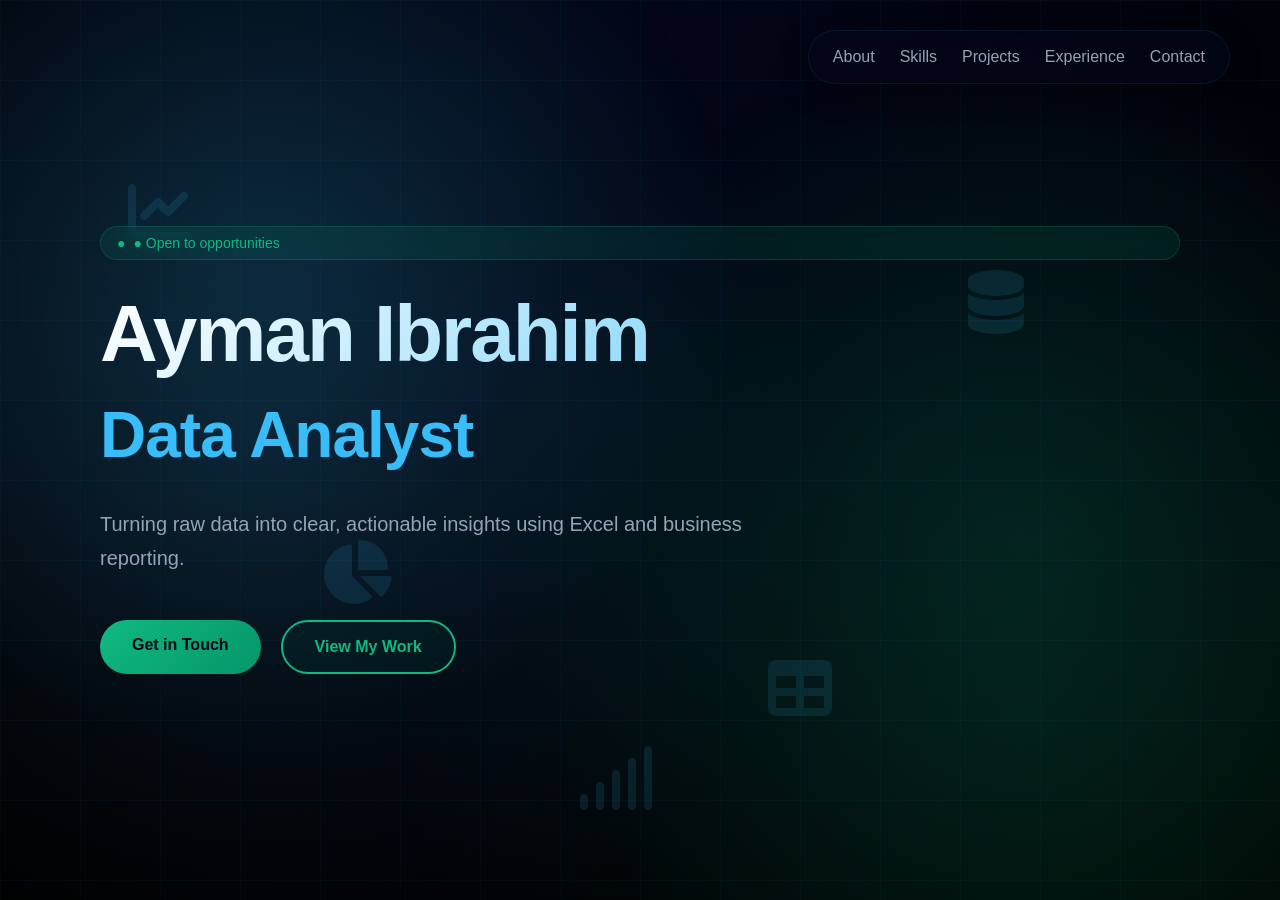
<file: index.html>
<!DOCTYPE html>
<html lang="en">
<head>
  <meta charset="UTF-8" />
  <title>Ayman Ibrahim | Data Analyst</title>
  <meta name="viewport" content="width=device-width, initial-scale=1" />

  <link rel="stylesheet" href="assets/style.css" />
  <link rel="stylesheet"
    href="https://cdnjs.cloudflare.com/ajax/libs/font-awesome/6.5.1/css/all.min.css">
</head>
<body>

<!-- OPTION 3 BACKGROUND LAYERS -->
<div class="bg-layer grid"></div>
<div class="bg-layer charts"></div>
<div class="bg-layer floating-icons">
  <i class="fa-solid fa-chart-line"></i>
  <i class="fa-solid fa-chart-pie"></i>
  <i class="fa-solid fa-database"></i>
  <i class="fa-solid fa-table"></i>
  <i class="fa-solid fa-signal"></i>
</div>

<nav class="top-nav">
  <a href="about/">About</a>
  <a href="skills/">Skills</a>
  <a href="projects/">Projects</a>
  <a href="experience/">Experience</a>
  <a href="contact/">Contact</a>
</nav>

<header class="landing">
  <span class="status">● Open to opportunities</span>

  <h1>Ayman Ibrahim</h1>
  <h2>Data Analyst</h2>

  <p class="intro">
    Turning raw data into clear, actionable insights using Excel and business reporting.
  </p>

  <div class="actions">
    <a href="contact/" class="btn primary">Get in Touch</a>
    <a href="projects/" class="btn secondary">View My Work</a>
  </div>
</header>

</body>
</html>
</file>
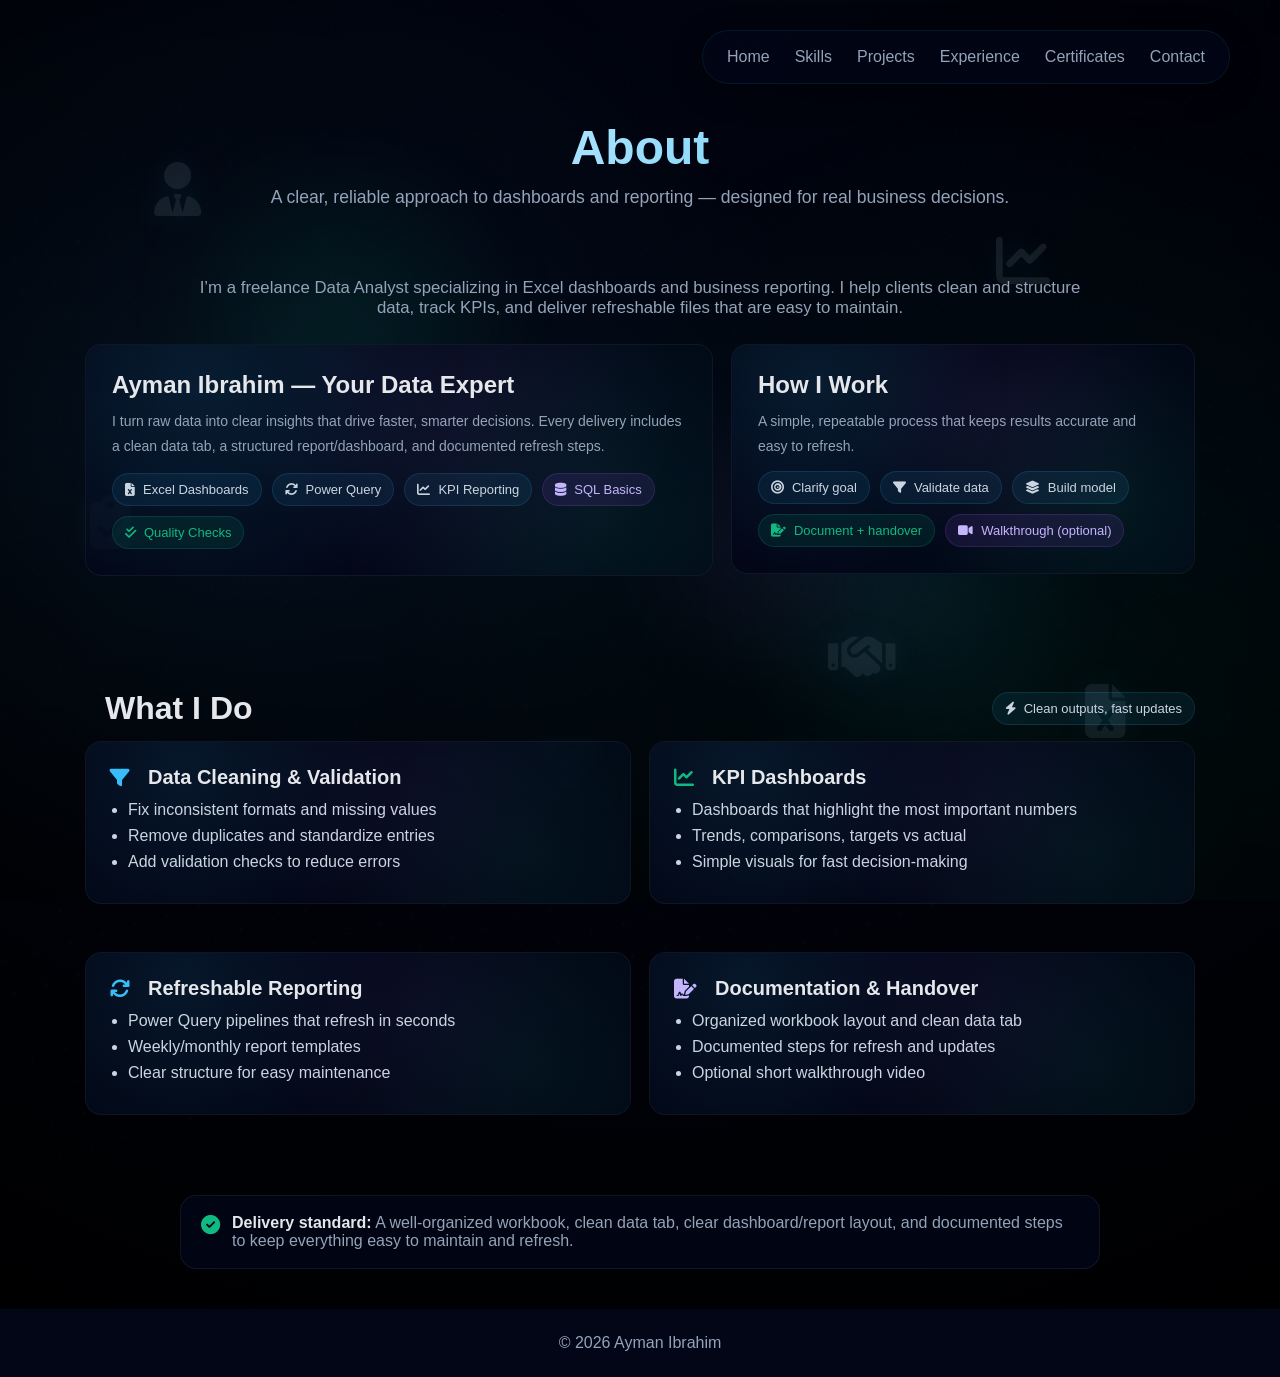
<file: about/index.html>
<!DOCTYPE html>
<html lang="en">
<head>
  <meta charset="UTF-8" />
  <title>About | Ayman Ibrahim</title>
  <meta name="viewport" content="width=device-width, initial-scale=1" />

  <link rel="stylesheet" href="../assets/style.css" />
  <link rel="stylesheet"
    href="https://cdnjs.cloudflare.com/ajax/libs/font-awesome/6.5.1/css/all.min.css">

  <!-- About-only background + layout styling -->
  <style>
    /* ========= PAGE BACKGROUND (Distinct from Home) ========= */

    /* All background layers sit BEHIND content */
    .ab-bg { position: fixed; inset: 0; z-index: 0; pointer-events: none; }

    /* 1) Diagonal Dots Pattern */
    .ab-dots {
      background-image: radial-gradient(rgba(56,189,248,0.16) 1px, transparent 1px);
      background-size: 28px 28px;
      opacity: 0.20;
      transform: rotate(-16deg) scale(1.2);
      animation: dotsDrift 11s linear infinite;
    }

    @keyframes dotsDrift {
      0%   { background-position: 0 0; }
      100% { background-position: 280px 280px; }
    }

    /* 2) Gradient Orbs (green, cyan, purple) */
    .ab-orbs::before,
    .ab-orbs::after {
      content: "";
      position: absolute;
      width: 430px;
      height: 430px;
      border-radius: 50%;
      filter: blur(42px);
      opacity: 0.26;
      animation: orbFloat 7.2s ease-in-out infinite alternate;
    }

    .ab-orbs::before {
      top: 12%;
      left: 10%;
      background: radial-gradient(circle, rgba(16,185,129,0.55), transparent 60%);
    }

    .ab-orbs::after {
      bottom: 10%;
      right: 12%;
      background: radial-gradient(circle, rgba(56,189,248,0.55), transparent 60%);
      animation-duration: 8.8s;
    }

    .ab-orb-purple {
      position: absolute;
      top: 40%;
      right: 26%;
      width: 360px;
      height: 360px;
      border-radius: 50%;
      background: radial-gradient(circle, rgba(168,85,247,0.55), transparent 60%);
      filter: blur(42px);
      opacity: 0.20;
      animation: orbFloat 6.6s ease-in-out infinite alternate;
    }

    @keyframes orbFloat {
      0%   { transform: translate(0, 0) scale(1); }
      100% { transform: translate(22px, -22px) scale(1.06); }
    }

    /* 3) Floating icons (about/professional themed) */
    .ab-icons i {
      position: absolute;
      font-size: 54px;
      color: rgba(148,163,184,0.18);
      text-shadow: 0 0 30px rgba(56,189,248,0.10);
      animation: iconFloat 6.8s ease-in-out infinite;
    }

    .ab-icons i:nth-child(1) { top: 18%; left: 12%;  animation-delay: 0.0s; }
    .ab-icons i:nth-child(2) { top: 55%; left: 7%;   animation-delay: 0.9s; }
    .ab-icons i:nth-child(3) { top: 26%; right: 18%; animation-delay: 1.8s; }
    .ab-icons i:nth-child(4) { bottom: 18%; right: 12%; animation-delay: 2.7s; }
    .ab-icons i:nth-child(5) { bottom: 12%; left: 42%; animation-delay: 3.6s; }
    .ab-icons i:nth-child(6) { top: 70%; right: 30%; animation-delay: 4.5s; }

    @keyframes iconFloat {
      0%   { transform: translate(0,0) rotate(0deg); opacity: 0.20; }
      50%  { transform: translate(14px,-22px) rotate(4deg); opacity: 0.34; }
      100% { transform: translate(0,0) rotate(0deg); opacity: 0.20; }
    }

    /* Readability overlay */
    .readability {
      position: fixed;
      inset: 0;
      z-index: 1;
      pointer-events: none;
      background: linear-gradient(
        to bottom,
        rgba(0,0,0,0.35),
        rgba(0,0,0,0.18),
        rgba(0,0,0,0.45)
      );
    }

    /* Content layer above background */
    .page-layer { position: relative; z-index: 2; }

    /* ========= ABOUT PAGE LAYOUT (Premium) ========= */

    .wrap {
      max-width: 1150px;
      margin: 0 auto;
      padding: 10px 20px 80px;
    }

    .subtitle {
      text-align: center;
      max-width: 900px;
      margin: 0 auto 26px;
      color: #94a3b8;
      font-size: 1.05rem;
    }

    .hero-grid {
      display: grid;
      grid-template-columns: 1.15fr 0.85fr;
      gap: 18px;
      margin-top: 10px;
      align-items: start;
    }

    @media (max-width: 980px) {
      .hero-grid { grid-template-columns: 1fr; }
    }

    .panel {
      background: rgba(2,6,23,0.82);
      border-radius: 16px;
      padding: 26px;
      border: 1px solid rgba(148,163,184,0.10);
      position: relative;
      overflow: hidden;
    }

    .panel::before {
      content: "";
      position: absolute;
      inset: 0;
      background:
        radial-gradient(circle at 18% 18%, rgba(56,189,248,0.12), transparent 45%),
        radial-gradient(circle at 82% 70%, rgba(16,185,129,0.10), transparent 48%),
        radial-gradient(circle at 60% 30%, rgba(168,85,247,0.08), transparent 52%);
      pointer-events: none;
    }

    .panel > * { position: relative; }

    .meta {
      color: #94a3b8;
      margin-top: 10px;
      line-height: 1.8;
    }

    .chips {
      margin-top: 14px;
      display: flex;
      flex-wrap: wrap;
      gap: 10px;
    }

    .chip {
      display: inline-flex;
      align-items: center;
      gap: 8px;
      padding: 8px 12px;
      border-radius: 999px;
      background: rgba(56,189,248,0.08);
      border: 1px solid rgba(56,189,248,0.14);
      color: #cbd5e1;
      font-size: 13px;
      white-space: nowrap;
    }

    .chip.green {
      background: rgba(16,185,129,0.10);
      border: 1px solid rgba(16,185,129,0.18);
      color: #10b981;
    }

    .chip.purple {
      background: rgba(168,85,247,0.10);
      border: 1px solid rgba(168,85,247,0.18);
      color: #c4b5fd;
    }

    .section-title {
      max-width: 1150px;
      margin: 34px auto 14px;
      padding: 0 20px;
      display: flex;
      align-items: center;
      justify-content: space-between;
      gap: 12px;
    }

    .section-title h2 { margin: 0; }

    .cards {
      display: grid;
      grid-template-columns: repeat(2, 1fr);
      gap: 18px;
      max-width: 1150px;
      margin: 0 auto;
      padding: 0 20px 50px;
    }

    @media (max-width: 980px) {
      .cards { grid-template-columns: 1fr; }
    }

    .card {
      background: rgba(2,6,23,0.82);
      border-radius: 16px;
      padding: 24px;
      border: 1px solid rgba(148,163,184,0.10);
      position: relative;
      overflow: hidden;
    }

    .card::before {
      content: "";
      position: absolute;
      inset: 0;
      background:
        radial-gradient(circle at 18% 18%, rgba(56,189,248,0.10), transparent 45%),
        radial-gradient(circle at 82% 70%, rgba(16,185,129,0.08), transparent 50%),
        radial-gradient(circle at 60% 30%, rgba(168,85,247,0.06), transparent 52%);
      pointer-events: none;
    }

    .card > * { position: relative; }

    .list {
      margin-top: 12px;
      padding-left: 18px;
      color: #cbd5e1;
    }

    .list li { margin-bottom: 8px; }

    .note {
      max-width: 920px;
      margin: 0 auto 40px;
      padding: 18px 20px;
      border-radius: 16px;
      background: rgba(2,6,23,0.82);
      border: 1px solid rgba(148,163,184,0.10);
      color: #94a3b8;
      display: flex;
      gap: 12px;
      align-items: flex-start;
    }

    .note i { color: #10b981; margin-top: 2px; }
    .note strong { color: #e5e7eb; }
  </style>
</head>

<body>

<!-- Background layers (z-index: 0) -->
<div class="ab-bg ab-dots"></div>
<div class="ab-bg ab-orbs"><div class="ab-orb-purple"></div></div>
<div class="ab-bg ab-icons">
  <i class="fa-solid fa-user-tie"></i>
  <i class="fa-solid fa-clipboard-check"></i>
  <i class="fa-solid fa-chart-line"></i>
  <i class="fa-solid fa-file-excel"></i>
  <i class="fa-solid fa-diagram-project"></i>
  <i class="fa-solid fa-handshake"></i>
</div>

<!-- Readability overlay (z-index: 1) -->
<div class="readability"></div>

<!-- Content layer (z-index: 2) -->
<div class="page-layer">

  <nav class="top-nav">
    <a href="../">Home</a>
    <a href="../skills/">Skills</a>
    <a href="../projects/">Projects</a>
    <a href="../experience/">Experience</a>
    <a href="../certificates/">Certificates</a>
    <a href="../contact/">Contact</a>
  </nav>

  <header class="page-header">
    <h1>About</h1>
    <p>A clear, reliable approach to dashboards and reporting — designed for real business decisions.</p>
  </header>

  <div class="wrap">
    <p class="subtitle">
      I’m a freelance Data Analyst specializing in Excel dashboards and business reporting.
      I help clients clean and structure data, track KPIs, and deliver refreshable files that are easy to maintain.
    </p>

    <div class="hero-grid">
      <div class="panel">
        <h2 style="margin:0;">Ayman Ibrahim — Your Data Expert</h2>
        <div class="meta">
          I turn raw data into clear insights that drive faster, smarter decisions.
          Every delivery includes a clean data tab, a structured report/dashboard, and documented refresh steps.
        </div>

        <div class="chips">
          <span class="chip"><i class="fa-solid fa-file-excel"></i> Excel Dashboards</span>
          <span class="chip"><i class="fa-solid fa-arrows-rotate"></i> Power Query</span>
          <span class="chip"><i class="fa-solid fa-chart-line"></i> KPI Reporting</span>
          <span class="chip purple"><i class="fa-solid fa-database"></i> SQL Basics</span>
          <span class="chip green"><i class="fa-solid fa-check-double"></i> Quality Checks</span>
        </div>
      </div>

      <div class="panel">
        <h2 style="margin:0;">How I Work</h2>
        <div class="meta">A simple, repeatable process that keeps results accurate and easy to refresh.</div>
        <div class="chips" style="margin-top:12px;">
          <span class="chip"><i class="fa-solid fa-bullseye"></i> Clarify goal</span>
          <span class="chip"><i class="fa-solid fa-filter"></i> Validate data</span>
          <span class="chip"><i class="fa-solid fa-layer-group"></i> Build model</span>
          <span class="chip green"><i class="fa-solid fa-file-signature"></i> Document + handover</span>
          <span class="chip purple"><i class="fa-solid fa-video"></i> Walkthrough (optional)</span>
        </div>
      </div>
    </div>
  </div>

  <div class="section-title">
    <h2>What I Do</h2>
    <span class="chip"><i class="fa-solid fa-bolt"></i> Clean outputs, fast updates</span>
  </div>

  <div class="cards">
    <div class="card">
      <h3 style="margin:0;"><i class="fa-solid fa-filter" style="color:#38bdf8;margin-right:10px;"></i>Data Cleaning & Validation</h3>
      <ul class="list">
        <li>Fix inconsistent formats and missing values</li>
        <li>Remove duplicates and standardize entries</li>
        <li>Add validation checks to reduce errors</li>
      </ul>
    </div>

    <div class="card">
      <h3 style="margin:0;"><i class="fa-solid fa-chart-line" style="color:#10b981;margin-right:10px;"></i>KPI Dashboards</h3>
      <ul class="list">
        <li>Dashboards that highlight the most important numbers</li>
        <li>Trends, comparisons, targets vs actual</li>
        <li>Simple visuals for fast decision-making</li>
      </ul>
    </div>

    <div class="card">
      <h3 style="margin:0;"><i class="fa-solid fa-arrows-rotate" style="color:#38bdf8;margin-right:10px;"></i>Refreshable Reporting</h3>
      <ul class="list">
        <li>Power Query pipelines that refresh in seconds</li>
        <li>Weekly/monthly report templates</li>
        <li>Clear structure for easy maintenance</li>
      </ul>
    </div>

    <div class="card">
      <h3 style="margin:0;"><i class="fa-solid fa-file-signature" style="color:#c4b5fd;margin-right:10px;"></i>Documentation & Handover</h3>
      <ul class="list">
        <li>Organized workbook layout and clean data tab</li>
        <li>Documented steps for refresh and updates</li>
        <li>Optional short walkthrough video</li>
      </ul>
    </div>
  </div>

  <div class="note">
    <i class="fa-solid fa-circle-check"></i>
    <div>
      <strong>Delivery standard:</strong> A well-organized workbook, clean data tab, clear dashboard/report layout,
      and documented steps to keep everything easy to maintain and refresh.
    </div>
  </div>

  <footer>
    © 2026 Ayman Ibrahim
  </footer>

</div>

</body>
</html>
</file>
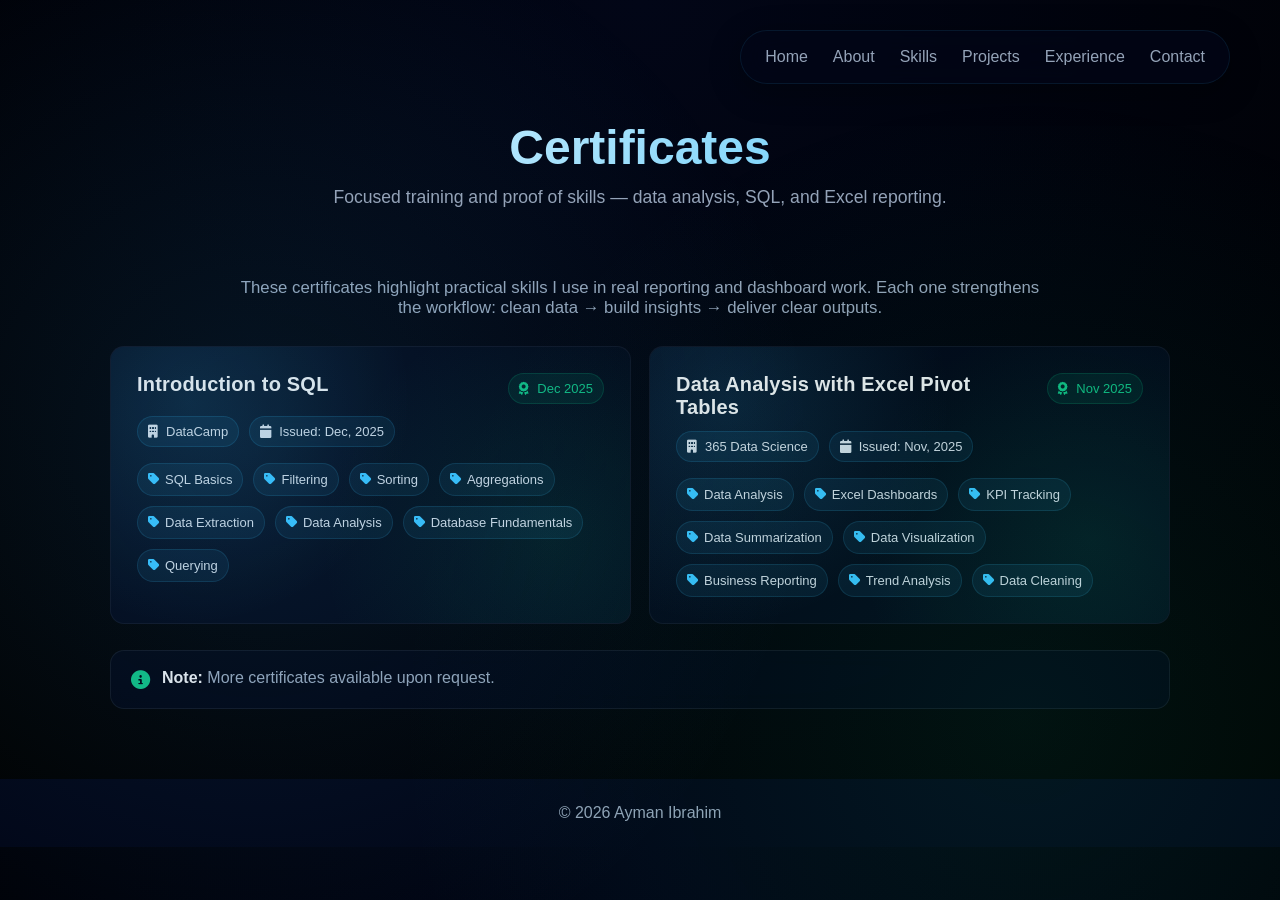
<file: certificates/index.html>
<!DOCTYPE html>
<html lang="en">
<head>
  <meta charset="UTF-8" />
  <title>Certificates | Ayman Ibrahim</title>
  <meta name="viewport" content="width=device-width, initial-scale=1" />

  <link rel="stylesheet" href="../assets/style.css" />
  <link rel="stylesheet"
    href="https://cdnjs.cloudflare.com/ajax/libs/font-awesome/6.5.1/css/all.min.css">

  <!-- Page-only styling for certificate cards -->
  <style>
    .wrap {
      max-width: 1100px;
      margin: 0 auto;
      padding: 10px 20px 70px;
    }

    .subtitle {
      text-align: center;
      max-width: 820px;
      margin: 0 auto 28px;
      color: #94a3b8;
      font-size: 1.05rem;
    }

    .cert-grid {
      display: grid;
      grid-template-columns: repeat(2, 1fr);
      gap: 18px;
    }
    @media (max-width: 900px) {
      .cert-grid { grid-template-columns: 1fr; }
    }

    .cert-card {
      background: #020617;
      border-radius: 14px;
      padding: 26px;
      border: 1px solid rgba(148,163,184,0.08);
      position: relative;
      overflow: hidden;
    }

    .cert-card::before {
      content: "";
      position: absolute;
      inset: 0;
      background:
        radial-gradient(circle at 15% 20%, rgba(56,189,248,0.14), transparent 45%),
        radial-gradient(circle at 85% 70%, rgba(16,185,129,0.10), transparent 48%);
      pointer-events: none;
    }

    .cert-head {
      position: relative;
      display: flex;
      align-items: flex-start;
      justify-content: space-between;
      gap: 12px;
      margin-bottom: 12px;
    }

    .cert-title {
      margin: 0;
      font-size: 1.25rem;
      font-weight: 800;
      letter-spacing: 0.2px;
    }

    .provider {
      position: relative;
      margin-top: 8px;
      color: #94a3b8;
      font-size: 0.95rem;
      display: flex;
      align-items: center;
      gap: 10px;
      flex-wrap: wrap;
    }

    .pill {
      display: inline-flex;
      align-items: center;
      gap: 8px;
      padding: 7px 10px;
      border-radius: 999px;
      background: rgba(56,189,248,0.08);
      border: 1px solid rgba(56,189,248,0.15);
      color: #cbd5e1;
      font-size: 13px;
      white-space: nowrap;
    }

    .pill.green {
      background: rgba(16,185,129,0.10);
      border: 1px solid rgba(16,185,129,0.18);
      color: #10b981;
    }

    .tags {
      position: relative;
      display: flex;
      flex-wrap: wrap;
      gap: 10px;
      margin-top: 16px;
    }

    .tag {
      display: inline-flex;
      align-items: center;
      gap: 6px;
      padding: 8px 10px;
      border-radius: 999px;
      background: rgba(56,189,248,0.08);
      border: 1px solid rgba(56,189,248,0.14);
      color: #cbd5e1;
      font-size: 13px;
      white-space: nowrap;
    }

    .tag i { color: #38bdf8; }

    .note {
      margin-top: 26px;
      display: flex;
      gap: 12px;
      align-items: flex-start;
      padding: 18px 20px;
      border-radius: 14px;
      background: rgba(2,6,23,0.75);
      border: 1px solid rgba(148,163,184,0.10);
      color: #94a3b8;
    }

    .note i { color: #10b981; margin-top: 2px; }
    .note strong { color: #e5e7eb; }
  </style>
</head>

<body>

<nav class="top-nav">
  <a href="../">Home</a>
  <a href="../about/">About</a>
  <a href="../skills/">Skills</a>
  <a href="../projects/">Projects</a>
  <a href="../experience/">Experience</a>
  <a href="../contact/">Contact</a>
</nav>

<header class="page-header">
  <h1>Certificates</h1>
  <p>Focused training and proof of skills — data analysis, SQL, and Excel reporting.</p>
</header>

<div class="wrap">
  <p class="subtitle">
    These certificates highlight practical skills I use in real reporting and dashboard work.
    Each one strengthens the workflow: clean data → build insights → deliver clear outputs.
  </p>

  <div class="cert-grid">

    <!-- Certificate 1 -->
    <div class="cert-card">
      <div class="cert-head">
        <h2 class="cert-title">Introduction to SQL</h2>
        <span class="pill green"><i class="fa-solid fa-award"></i> Dec 2025</span>
      </div>

      <div class="provider">
        <span class="pill"><i class="fa-solid fa-building"></i> DataCamp</span>
        <span class="pill"><i class="fa-solid fa-calendar"></i> Issued: Dec, 2025</span>
      </div>

      <div class="tags">
        <span class="tag"><i class="fa-solid fa-tag"></i> SQL Basics</span>
        <span class="tag"><i class="fa-solid fa-tag"></i> Filtering</span>
        <span class="tag"><i class="fa-solid fa-tag"></i> Sorting</span>
        <span class="tag"><i class="fa-solid fa-tag"></i> Aggregations</span>
        <span class="tag"><i class="fa-solid fa-tag"></i> Data Extraction</span>
        <span class="tag"><i class="fa-solid fa-tag"></i> Data Analysis</span>
        <span class="tag"><i class="fa-solid fa-tag"></i> Database Fundamentals</span>
        <span class="tag"><i class="fa-solid fa-tag"></i> Querying</span>
      </div>
    </div>

    <!-- Certificate 2 -->
    <div class="cert-card">
      <div class="cert-head">
        <h2 class="cert-title">Data Analysis with Excel Pivot Tables</h2>
        <span class="pill green"><i class="fa-solid fa-award"></i> Nov 2025</span>
      </div>

      <div class="provider">
        <span class="pill"><i class="fa-solid fa-building"></i> 365 Data Science</span>
        <span class="pill"><i class="fa-solid fa-calendar"></i> Issued: Nov, 2025</span>
      </div>

      <div class="tags">
        <span class="tag"><i class="fa-solid fa-tag"></i> Data Analysis</span>
        <span class="tag"><i class="fa-solid fa-tag"></i> Excel Dashboards</span>
        <span class="tag"><i class="fa-solid fa-tag"></i> KPI Tracking</span>
        <span class="tag"><i class="fa-solid fa-tag"></i> Data Summarization</span>
        <span class="tag"><i class="fa-solid fa-tag"></i> Data Visualization</span>
        <span class="tag"><i class="fa-solid fa-tag"></i> Business Reporting</span>
        <span class="tag"><i class="fa-solid fa-tag"></i> Trend Analysis</span>
        <span class="tag"><i class="fa-solid fa-tag"></i> Data Cleaning</span>
      </div>
    </div>

  </div>

  <div class="note">
    <i class="fa-solid fa-circle-info"></i>
    <div>
      <strong>Note:</strong> More certificates available upon request.
    </div>
  </div>
</div>

<footer>
  © 2026 Ayman Ibrahim
</footer>

</body>
</html>
</file>
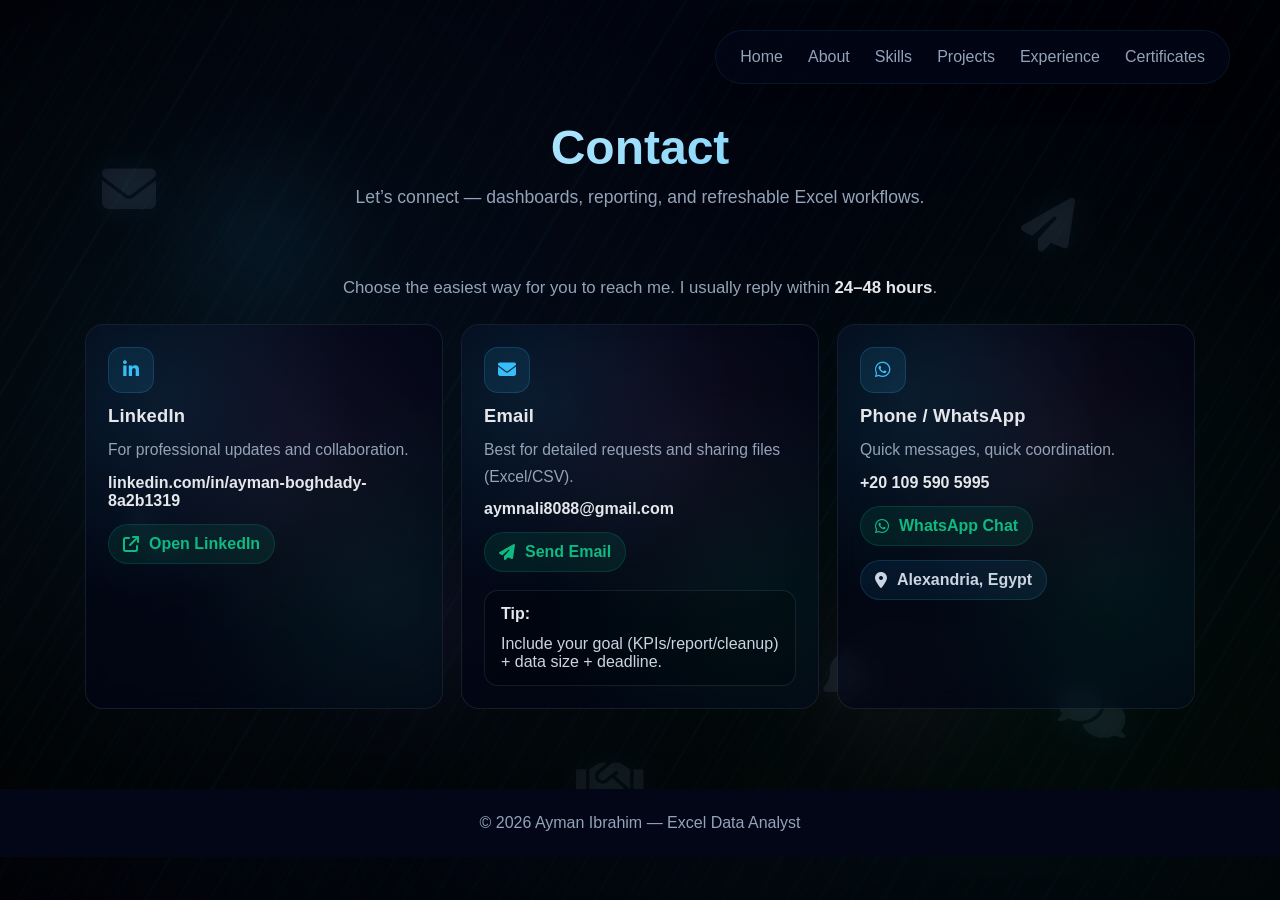
<file: contact/index.html>
<!DOCTYPE html>
<html lang="en">
<head>
  <meta charset="UTF-8" />
  <title>Contact | Ayman Ibrahim</title>
  <meta name="viewport" content="width=device-width, initial-scale=1" />

  <link rel="stylesheet" href="../assets/style.css" />
  <link rel="stylesheet"
    href="https://cdnjs.cloudflare.com/ajax/libs/font-awesome/6.5.1/css/all.min.css">

  <!-- Contact-only background + premium cards (no CSS file changes needed) -->
  <style>
    /* ============ BACKGROUND SYSTEM (CONTACT UNIQUE) ============ */
    .ct-bg { position: fixed; inset: 0; z-index: 0; pointer-events: none; }

    /* 1) Wave pattern (dual layer: blue + green), diagonal motion */
    .ct-waves {
      opacity: 0.22;
      background:
        /* Blue wave layer */
        repeating-linear-gradient(
          135deg,
          rgba(56,189,248,0.12) 0px,
          rgba(56,189,248,0.12) 2px,
          transparent 2px,
          transparent 22px
        ),
        /* Green wave layer */
        repeating-linear-gradient(
          135deg,
          rgba(16,185,129,0.10) 0px,
          rgba(16,185,129,0.10) 2px,
          transparent 2px,
          transparent 28px
        );
      filter: blur(0px);
      animation: waveMove 7s linear infinite;
      transform: rotate(-14deg) scale(1.25);
    }

    @keyframes waveMove {
      0%   { background-position: 0 0, 0 0; }
      100% { background-position: 260px 260px, -320px -320px; }
    }

    /* 2) Gradient particles (4 spheres: blue, green, purple, pink) */
    .ct-particles i {
      position: absolute;
      width: 260px;
      height: 260px;
      border-radius: 50%;
      filter: blur(42px);
      opacity: 0.22;
      animation: particleFloat 7.5s ease-in-out infinite alternate;
    }

    .ct-particles i:nth-child(1) {
      top: 12%;
      left: 10%;
      background: radial-gradient(circle, rgba(56,189,248,0.65), transparent 60%);
    }

    .ct-particles i:nth-child(2) {
      top: 32%;
      right: 14%;
      background: radial-gradient(circle, rgba(16,185,129,0.62), transparent 60%);
      animation-duration: 8.8s;
    }

    .ct-particles i:nth-child(3) {
      bottom: 16%;
      left: 22%;
      background: radial-gradient(circle, rgba(168,85,247,0.62), transparent 60%);
      animation-duration: 6.9s;
    }

    .ct-particles i:nth-child(4) {
      bottom: 10%;
      right: 20%;
      background: radial-gradient(circle, rgba(236,72,153,0.58), transparent 60%);
      animation-duration: 9.3s;
    }

    @keyframes particleFloat {
      0%   { transform: translate(0, 0) scale(1); }
      100% { transform: translate(20px, -18px) scale(1.08); }
    }

    /* 3) Floating contact icons (6 icons), gentle float + rotation */
    .ct-icons i {
      position: absolute;
      font-size: 54px;
      color: rgba(148,163,184,0.16);
      text-shadow: 0 0 30px rgba(56,189,248,0.10);
      animation: contactIconFloat 6.2s ease-in-out infinite;
    }

    .ct-icons i:nth-child(1) { top: 18%; left: 8%;  animation-delay: 0.0s; }
    .ct-icons i:nth-child(2) { top: 56%; left: 10%; animation-delay: 0.9s; }
    .ct-icons i:nth-child(3) { top: 22%; right: 16%; animation-delay: 1.8s; }
    .ct-icons i:nth-child(4) { bottom: 18%; right: 12%; animation-delay: 2.7s; }
    .ct-icons i:nth-child(5) { bottom: 10%; left: 45%; animation-delay: 3.6s; }
    .ct-icons i:nth-child(6) { top: 72%; right: 32%; animation-delay: 4.5s; }

    @keyframes contactIconFloat {
      0%   { transform: translate(0,0) rotate(0deg); opacity: 0.18; }
      50%  { transform: translate(14px,-22px) rotate(6deg); opacity: 0.32; }
      100% { transform: translate(0,0) rotate(0deg); opacity: 0.18; }
    }

    /* readability overlay */
    .readability {
      position: fixed;
      inset: 0;
      z-index: 1;
      pointer-events: none;
      background: linear-gradient(
        to bottom,
        rgba(0,0,0,0.35),
        rgba(0,0,0,0.18),
        rgba(0,0,0,0.48)
      );
    }

    /* keep content above bg */
    .page-layer { position: relative; z-index: 2; }

    /* ============ CONTACT PAGE UI (Premium) ============ */
    .wrap {
      max-width: 1150px;
      margin: 0 auto;
      padding: 10px 20px 80px;
    }

    .subtitle {
      text-align: center;
      max-width: 900px;
      margin: 0 auto 26px;
      color: #94a3b8;
      font-size: 1.05rem;
    }

    .grid {
      display: grid;
      grid-template-columns: repeat(3, 1fr);
      gap: 18px;
      align-items: stretch;
    }

    @media (max-width: 1050px) {
      .grid { grid-template-columns: 1fr; }
    }

    /* Glassmorphism cards */
    .cardx {
      border-radius: 18px;
      padding: 22px;
      background: rgba(2,6,23,0.62);
      border: 1px solid rgba(148,163,184,0.14);
      backdrop-filter: blur(10px);
      -webkit-backdrop-filter: blur(10px);
      position: relative;
      overflow: hidden;
      transition: transform 0.18s ease, border-color 0.18s ease;
      min-height: 200px;
    }

    /* subtle inner glow */
    .cardx::before {
      content: "";
      position: absolute;
      inset: 0;
      background:
        radial-gradient(circle at 18% 18%, rgba(56,189,248,0.10), transparent 48%),
        radial-gradient(circle at 82% 70%, rgba(16,185,129,0.08), transparent 52%),
        radial-gradient(circle at 60% 30%, rgba(236,72,153,0.06), transparent 55%);
      pointer-events: none;
    }

    /* gradient top border appears on hover */
    .cardx::after {
      content: "";
      position: absolute;
      top: 0;
      left: 0;
      right: 0;
      height: 3px;
      background: linear-gradient(90deg, #38bdf8, #10b981, #a855f7, #ec4899);
      opacity: 0;
      transition: opacity 0.18s ease;
      pointer-events: none;
    }

    .cardx:hover {
      transform: translateY(-4px);
      border-color: rgba(56,189,248,0.35);
    }

    .cardx:hover::after {
      opacity: 1;
    }

    .cardx > * { position: relative; }

    .icon {
      width: 46px;
      height: 46px;
      border-radius: 14px;
      display: grid;
      place-items: center;
      background: rgba(56,189,248,0.10);
      border: 1px solid rgba(56,189,248,0.18);
      color: #38bdf8;
      margin-bottom: 12px;
      font-size: 18px;
    }

    .title {
      margin: 0;
      font-size: 1.15rem;
      font-weight: 900;
      letter-spacing: 0.2px;
    }

    .desc {
      margin-top: 10px;
      color: #94a3b8;
      line-height: 1.7;
      font-size: 0.98rem;
    }

    .value {
      margin-top: 10px;
      color: #e5e7eb;
      font-weight: 700;
      word-break: break-word;
    }

    .link {
      margin-top: 14px;
      display: inline-flex;
      align-items: center;
      gap: 10px;
      padding: 10px 14px;
      border-radius: 999px;
      background: rgba(16,185,129,0.10);
      border: 1px solid rgba(16,185,129,0.18);
      color: #10b981;
      text-decoration: none;
      font-weight: 800;
      width: fit-content;
    }

    .link.secondary {
      background: rgba(56,189,248,0.08);
      border: 1px solid rgba(56,189,248,0.16);
      color: #cbd5e1;
    }

    .mini {
      margin-top: 18px;
      padding: 14px 16px;
      border-radius: 14px;
      background: rgba(0,0,0,0.20);
      border: 1px solid rgba(148,163,184,0.14);
      color: #cbd5e1;
    }

    .mini strong { color: #e5e7eb; }

    /* Footer year */
    .footer-year { display: inline; }
  </style>
</head>

<body>

<!-- Background layers (z-index: 0) -->
<div class="ct-bg ct-waves"></div>
<div class="ct-bg ct-particles">
  <i></i><i></i><i></i><i></i>
</div>
<div class="ct-bg ct-icons">
  <i class="fa-solid fa-envelope"></i>
  <i class="fa-solid fa-phone"></i>
  <i class="fa-solid fa-paper-plane"></i>
  <i class="fa-solid fa-comments"></i>
  <i class="fa-solid fa-handshake"></i>
  <i class="fa-solid fa-bell"></i>
</div>

<!-- Readability overlay (z-index: 1) -->
<div class="readability"></div>

<!-- Content layer (z-index: 2) -->
<div class="page-layer">

  <nav class="top-nav">
    <a href="../">Home</a>
    <a href="../about/">About</a>
    <a href="../skills/">Skills</a>
    <a href="../projects/">Projects</a>
    <a href="../experience/">Experience</a>
    <a href="../certificates/">Certificates</a>
  </nav>

  <header class="page-header">
    <h1>Contact</h1>
    <p>Let’s connect — dashboards, reporting, and refreshable Excel workflows.</p>
  </header>

  <div class="wrap">
    <p class="subtitle">
      Choose the easiest way for you to reach me. I usually reply within <strong style="color:#e5e7eb;">24–48 hours</strong>.
    </p>

    <div class="grid">

      <!-- Card 1: LinkedIn -->
      <div class="cardx">
        <div class="icon"><i class="fa-brands fa-linkedin-in"></i></div>
        <h2 class="title">LinkedIn</h2>
        <p class="desc">For professional updates and collaboration.</p>
        <div class="value">linkedin.com/in/ayman-boghdady-8a2b1319</div>
        <a class="link" href="https://linkedin.com/in/ayman-boghdady-8a2b1319" target="_blank" rel="noopener">
          <i class="fa-solid fa-arrow-up-right-from-square"></i> Open LinkedIn
        </a>
      </div>

      <!-- Card 2: Email -->
      <div class="cardx">
        <div class="icon"><i class="fa-solid fa-envelope"></i></div>
        <h2 class="title">Email</h2>
        <p class="desc">Best for detailed requests and sharing files (Excel/CSV).</p>
        <div class="value">aymnali8088@gmail.com</div>
        <a class="link" href="mailto:aymnali8088@gmail.com">
          <i class="fa-solid fa-paper-plane"></i> Send Email
        </a>

        <div class="mini">
          <strong>Tip:</strong> Include your goal (KPIs/report/cleanup) + data size + deadline.
        </div>
      </div>

      <!-- Card 3: WhatsApp / Phone + Location -->
      <div class="cardx">
        <div class="icon"><i class="fa-brands fa-whatsapp"></i></div>
        <h2 class="title">Phone / WhatsApp</h2>
        <p class="desc">Quick messages, quick coordination.</p>
        <div class="value">+20 109 590 5995</div>
        <a class="link" href="https://wa.me/201095905995" target="_blank" rel="noopener">
          <i class="fa-brands fa-whatsapp"></i> WhatsApp Chat
        </a>

        <a class="link secondary" href="#" onclick="return false;">
          <i class="fa-solid fa-location-dot"></i> Alexandria, Egypt
        </a>
      </div>

    </div>
  </div>

  <footer>
    © <span id="year"></span> Ayman Ibrahim — Excel Data Analyst
  </footer>

</div>

<script>
  document.getElementById("year").textContent = new Date().getFullYear();
</script>

</body>
</html>
</file>
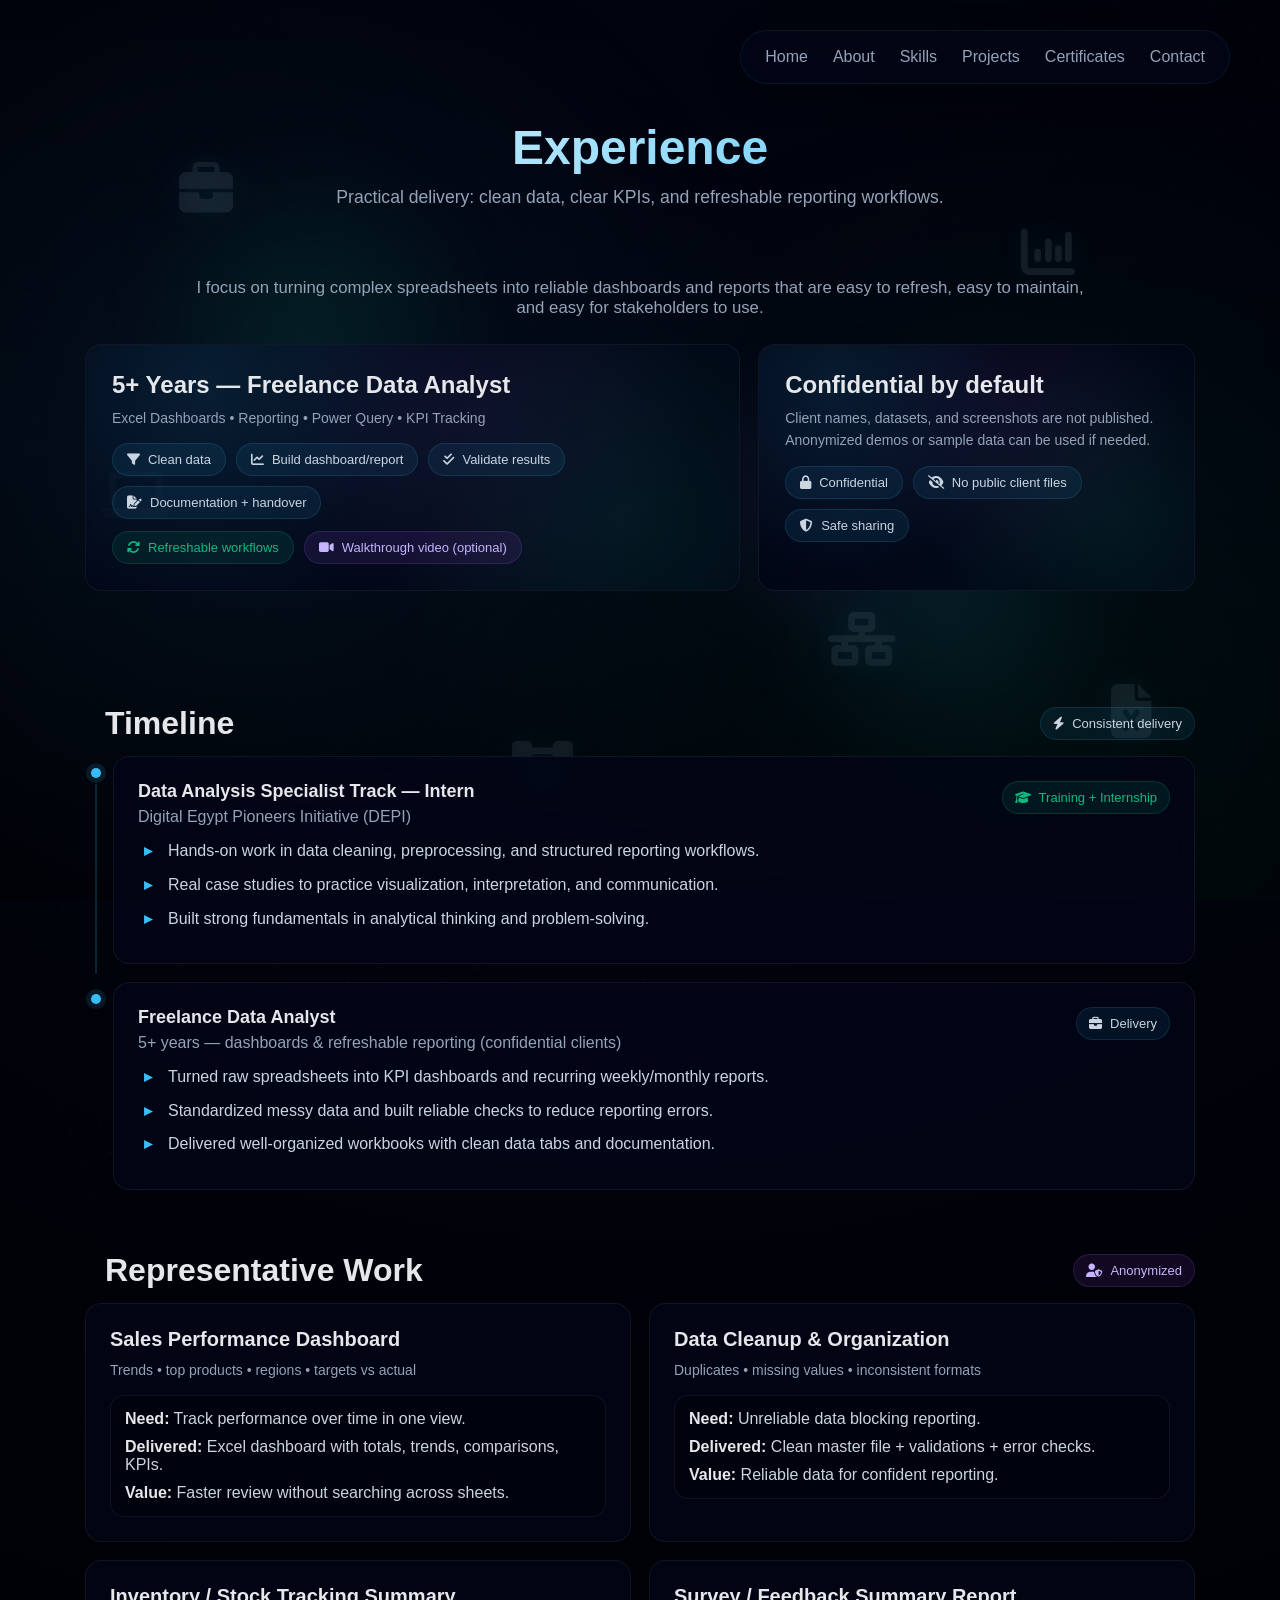
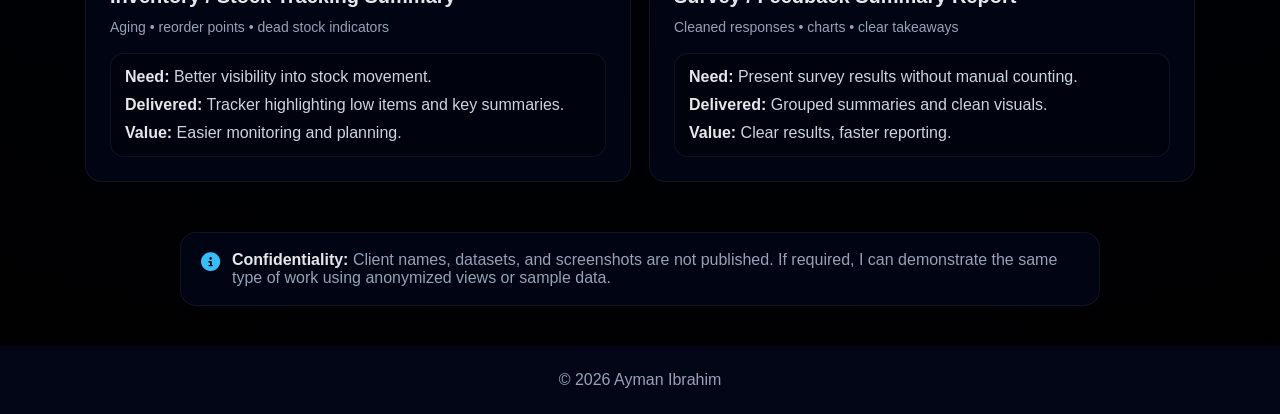
<file: experience/index.html>
<!DOCTYPE html>
<html lang="en">
<head>
  <meta charset="UTF-8" />
  <title>Experience | Ayman Ibrahim</title>
  <meta name="viewport" content="width=device-width, initial-scale=1" />

  <link rel="stylesheet" href="../assets/style.css" />
  <link rel="stylesheet"
    href="https://cdnjs.cloudflare.com/ajax/libs/font-awesome/6.5.1/css/all.min.css">

  <!-- Experience-only background + layout styling -->
  <style>
    /* ========= PAGE BACKGROUND (Distinct from Home) ========= */

    /* All background layers sit BEHIND content */
    .exp-bg { position: fixed; inset: 0; z-index: 0; pointer-events: none; }

    /* 1) Diagonal Dots Pattern (instead of grid) */
    .exp-dots {
      background-image: radial-gradient(rgba(56,189,248,0.18) 1px, transparent 1px);
      background-size: 26px 26px;
      opacity: 0.20;
      transform: rotate(-18deg) scale(1.2);
      animation: dotsDrift 10s linear infinite;
      filter: drop-shadow(0 0 0 rgba(0,0,0,0));
    }

    @keyframes dotsDrift {
      0%   { background-position: 0 0; }
      100% { background-position: 260px 260px; }
    }

    /* 2) Gradient Orbs (green, cyan, purple) */
    .exp-orbs::before,
    .exp-orbs::after {
      content: "";
      position: absolute;
      width: 420px;
      height: 420px;
      border-radius: 50%;
      filter: blur(40px);
      opacity: 0.28;
      animation: orbFloat 7s ease-in-out infinite alternate;
    }

    .exp-orbs::before {
      top: 12%;
      left: 8%;
      background: radial-gradient(circle, rgba(16,185,129,0.55), transparent 60%);
    }

    .exp-orbs::after {
      bottom: 10%;
      right: 10%;
      background: radial-gradient(circle, rgba(56,189,248,0.55), transparent 60%);
      animation-duration: 8.5s;
    }

    /* Third orb (purple) as a real element */
    .exp-orb-purple {
      position: absolute;
      top: 35%;
      right: 22%;
      width: 360px;
      height: 360px;
      border-radius: 50%;
      background: radial-gradient(circle, rgba(168,85,247,0.55), transparent 60%);
      filter: blur(40px);
      opacity: 0.22;
      animation: orbFloat 6.5s ease-in-out infinite alternate;
    }

    @keyframes orbFloat {
      0%   { transform: translate(0, 0) scale(1); }
      100% { transform: translate(22px, -22px) scale(1.06); }
    }

    /* 3) Floating Work Icons (different from home) */
    .exp-icons i {
      position: absolute;
      font-size: 54px;
      color: rgba(148,163,184,0.18);
      text-shadow: 0 0 30px rgba(56,189,248,0.10);
      animation: iconFloat 6s ease-in-out infinite;
    }

    .exp-icons i:nth-child(1) { top: 18%; left: 14%;  animation-delay: 0.0s; }
    .exp-icons i:nth-child(2) { top: 52%; left: 8%;   animation-delay: 0.8s; }
    .exp-icons i:nth-child(3) { top: 25%; right: 16%; animation-delay: 1.6s; }
    .exp-icons i:nth-child(4) { bottom: 18%; right: 10%; animation-delay: 2.4s; }
    .exp-icons i:nth-child(5) { bottom: 12%; left: 40%; animation-delay: 3.2s; }
    .exp-icons i:nth-child(6) { top: 68%; right: 30%; animation-delay: 4.0s; }

    @keyframes iconFloat {
      0%   { transform: translate(0,0) rotate(0deg); opacity: 0.20; }
      50%  { transform: translate(14px,-24px) rotate(4deg); opacity: 0.34; }
      100% { transform: translate(0,0) rotate(0deg); opacity: 0.20; }
    }

    /* Make sure page content stays above background */
    .page-layer { position: relative; z-index: 2; }

    /* Slight overlay to keep readability perfect */
    .readability {
      position: fixed;
      inset: 0;
      z-index: 1;
      pointer-events: none;
      background: linear-gradient(
        to bottom,
        rgba(0,0,0,0.35),
        rgba(0,0,0,0.20),
        rgba(0,0,0,0.45)
      );
    }

    /* ========= EXPERIENCE PAGE LAYOUT (Stylish) ========= */

    .wrap {
      max-width: 1150px;
      margin: 0 auto;
      padding: 10px 20px 80px;
    }

    .subtitle {
      text-align: center;
      max-width: 900px;
      margin: 0 auto 26px;
      color: #94a3b8;
      font-size: 1.05rem;
    }

    .summary-grid {
      display: grid;
      grid-template-columns: 1.2fr 0.8fr;
      gap: 18px;
      margin-top: 10px;
    }

    @media (max-width: 980px) {
      .summary-grid { grid-template-columns: 1fr; }
    }

    .panel {
      background: rgba(2,6,23,0.82);
      border-radius: 16px;
      padding: 26px;
      border: 1px solid rgba(148,163,184,0.10);
      position: relative;
      overflow: hidden;
    }

    .panel::before {
      content: "";
      position: absolute;
      inset: 0;
      background:
        radial-gradient(circle at 18% 18%, rgba(56,189,248,0.12), transparent 45%),
        radial-gradient(circle at 82% 70%, rgba(16,185,129,0.10), transparent 48%),
        radial-gradient(circle at 60% 30%, rgba(168,85,247,0.08), transparent 52%);
      pointer-events: none;
    }

    .panel > * { position: relative; }

    .meta {
      color: #94a3b8;
      margin-top: 8px;
    }

    .flow {
      margin-top: 14px;
      display: flex;
      flex-wrap: wrap;
      gap: 10px;
    }

    .chip {
      display: inline-flex;
      align-items: center;
      gap: 8px;
      padding: 8px 12px;
      border-radius: 999px;
      background: rgba(56,189,248,0.08);
      border: 1px solid rgba(56,189,248,0.14);
      color: #cbd5e1;
      font-size: 13px;
      white-space: nowrap;
    }

    .chip.green {
      background: rgba(16,185,129,0.10);
      border: 1px solid rgba(16,185,129,0.18);
      color: #10b981;
    }

    .chip.purple {
      background: rgba(168,85,247,0.10);
      border: 1px solid rgba(168,85,247,0.18);
      color: #c4b5fd;
    }

    .section-title {
      max-width: 1150px;
      margin: 34px auto 14px;
      padding: 0 20px;
      display: flex;
      align-items: center;
      justify-content: space-between;
      gap: 12px;
    }

    .section-title h2 { margin: 0; }

    /* Timeline */
    .timeline {
      max-width: 1150px;
      margin: 0 auto;
      padding: 0 20px 10px;
    }

    .t-item {
      position: relative;
      padding-left: 28px;
      margin-bottom: 18px;
    }

    .t-item::before {
      content: "";
      position: absolute;
      left: 6px;
      top: 12px;
      width: 10px;
      height: 10px;
      border-radius: 50%;
      background: #38bdf8;
      box-shadow: 0 0 0 5px rgba(56,189,248,0.12);
    }

    .t-item::after {
      content: "";
      position: absolute;
      left: 10px;
      top: 28px;
      width: 2px;
      height: calc(100% - 18px);
      background: rgba(56,189,248,0.18);
    }

    .t-item:last-child::after { display: none; }

    .t-card {
      background: rgba(2,6,23,0.82);
      border-radius: 16px;
      padding: 24px;
      border: 1px solid rgba(148,163,184,0.10);
    }

    .t-head {
      display: flex;
      align-items: flex-start;
      justify-content: space-between;
      gap: 10px;
      margin-bottom: 10px;
    }

    .t-role { font-size: 18px; font-weight: 900; }
    .t-sub  { color: #94a3b8; margin-top: 6px; }

    .bullets {
      margin-top: 12px;
      padding-left: 18px;
      color: #cbd5e1;
    }
    .bullets li { margin-bottom: 8px; }

    /* Work cards */
    .work-grid {
      display: grid;
      grid-template-columns: repeat(2, 1fr);
      gap: 18px;
      max-width: 1150px;
      margin: 0 auto;
      padding: 0 20px 50px;
    }

    @media (max-width: 980px) {
      .work-grid { grid-template-columns: 1fr; }
    }

    .work-card {
      background: rgba(2,6,23,0.82);
      border-radius: 16px;
      padding: 24px;
      border: 1px solid rgba(148,163,184,0.10);
      position: relative;
      overflow: hidden;
    }

    .work-card::before {
      content: "";
      position: absolute;
      inset: 0;
      background:
        radial-gradient(circle at 18% 18%, rgba(56,189,248,0.10), transparent 45%),
        radial-gradient(circle at 82% 70%, rgba(16,185,129,0.08), transparent 50%),
        radial-gradient(circle at 60% 30%, rgba(168,85,247,0.06), transparent 52%);
      pointer-events: none;
    }

    .work-card > * { position: relative; }

    .work-mini {
      margin-top: 14px;
      display: grid;
      gap: 10px;
      padding: 14px;
      border-radius: 14px;
      background: rgba(0,0,0,0.25);
      border: 1px solid rgba(148,163,184,0.10);
      color: #cbd5e1;
    }

    .work-mini strong { color: #e5e7eb; }

    .note {
      max-width: 920px;
      margin: 0 auto 40px;
      padding: 18px 20px;
      border-radius: 16px;
      background: rgba(2,6,23,0.82);
      border: 1px solid rgba(148,163,184,0.10);
      color: #94a3b8;
      display: flex;
      gap: 12px;
      align-items: flex-start;
    }

    .note i { color: #38bdf8; margin-top: 2px; }
    .note strong { color: #e5e7eb; }
  </style>
</head>

<body>

<!-- Background layers (z-index: 0) -->
<div class="exp-bg exp-dots"></div>
<div class="exp-bg exp-orbs"><div class="exp-orb-purple"></div></div>
<div class="exp-bg exp-icons">
  <i class="fa-solid fa-briefcase"></i>
  <i class="fa-solid fa-laptop"></i>
  <i class="fa-solid fa-chart-column"></i>
  <i class="fa-solid fa-file-excel"></i>
  <i class="fa-solid fa-diagram-project"></i>
  <i class="fa-solid fa-network-wired"></i>
</div>

<!-- Readability overlay (z-index: 1) -->
<div class="readability"></div>

<!-- Content layer (z-index: 2) -->
<div class="page-layer">

  <nav class="top-nav">
    <a href="../">Home</a>
    <a href="../about/">About</a>
    <a href="../skills/">Skills</a>
    <a href="../projects/">Projects</a>
    <a href="../certificates/">Certificates</a>
    <a href="../contact/">Contact</a>
  </nav>

  <header class="page-header">
    <h1>Experience</h1>
    <p>Practical delivery: clean data, clear KPIs, and refreshable reporting workflows.</p>
  </header>

  <div class="wrap">
    <p class="subtitle">
      I focus on turning complex spreadsheets into reliable dashboards and reports that are easy to refresh,
      easy to maintain, and easy for stakeholders to use.
    </p>

    <div class="summary-grid">

      <div class="panel">
        <h2 style="margin:0;">5+ Years — Freelance Data Analyst</h2>
        <div class="meta">Excel Dashboards • Reporting • Power Query • KPI Tracking</div>

        <div class="flow">
          <span class="chip"><i class="fa-solid fa-filter"></i> Clean data</span>
          <span class="chip"><i class="fa-solid fa-chart-line"></i> Build dashboard/report</span>
          <span class="chip"><i class="fa-solid fa-check-double"></i> Validate results</span>
          <span class="chip"><i class="fa-solid fa-file-signature"></i> Documentation + handover</span>
        </div>

        <div class="flow" style="margin-top:12px;">
          <span class="chip green"><i class="fa-solid fa-arrows-rotate"></i> Refreshable workflows</span>
          <span class="chip purple"><i class="fa-solid fa-video"></i> Walkthrough video (optional)</span>
        </div>
      </div>

      <div class="panel">
        <h2 style="margin:0;">Confidential by default</h2>
        <div class="meta">
          Client names, datasets, and screenshots are not published.
          Anonymized demos or sample data can be used if needed.
        </div>

        <div class="flow" style="margin-top:14px;">
          <span class="chip"><i class="fa-solid fa-lock"></i> Confidential</span>
          <span class="chip"><i class="fa-solid fa-eye-slash"></i> No public client files</span>
          <span class="chip"><i class="fa-solid fa-shield-halved"></i> Safe sharing</span>
        </div>
      </div>

    </div>
  </div>

  <div class="section-title">
    <h2>Timeline</h2>
    <span class="chip"><i class="fa-solid fa-bolt"></i> Consistent delivery</span>
  </div>

  <div class="timeline">

    <div class="t-item">
      <div class="t-card">
        <div class="t-head">
          <div>
            <div class="t-role">Data Analysis Specialist Track — Intern</div>
            <div class="t-sub">Digital Egypt Pioneers Initiative (DEPI)</div>
          </div>
          <span class="chip green"><i class="fa-solid fa-graduation-cap"></i> Training + Internship</span>
        </div>

        <ul class="bullets">
          <li>Hands-on work in data cleaning, preprocessing, and structured reporting workflows.</li>
          <li>Real case studies to practice visualization, interpretation, and communication.</li>
          <li>Built strong fundamentals in analytical thinking and problem-solving.</li>
        </ul>
      </div>
    </div>

    <div class="t-item">
      <div class="t-card">
        <div class="t-head">
          <div>
            <div class="t-role">Freelance Data Analyst</div>
            <div class="t-sub">5+ years — dashboards & refreshable reporting (confidential clients)</div>
          </div>
          <span class="chip"><i class="fa-solid fa-briefcase"></i> Delivery</span>
        </div>

        <ul class="bullets">
          <li>Turned raw spreadsheets into KPI dashboards and recurring weekly/monthly reports.</li>
          <li>Standardized messy data and built reliable checks to reduce reporting errors.</li>
          <li>Delivered well-organized workbooks with clean data tabs and documentation.</li>
        </ul>
      </div>
    </div>

  </div>

  <div class="section-title">
    <h2>Representative Work</h2>
    <span class="chip purple"><i class="fa-solid fa-user-shield"></i> Anonymized</span>
  </div>

  <div class="work-grid">

    <div class="work-card">
      <h3 style="margin:0;">Sales Performance Dashboard</h3>
      <div class="meta">Trends • top products • regions • targets vs actual</div>
      <div class="work-mini">
        <div><strong>Need:</strong> Track performance over time in one view.</div>
        <div><strong>Delivered:</strong> Excel dashboard with totals, trends, comparisons, KPIs.</div>
        <div><strong>Value:</strong> Faster review without searching across sheets.</div>
      </div>
    </div>

    <div class="work-card">
      <h3 style="margin:0;">Data Cleanup & Organization</h3>
      <div class="meta">Duplicates • missing values • inconsistent formats</div>
      <div class="work-mini">
        <div><strong>Need:</strong> Unreliable data blocking reporting.</div>
        <div><strong>Delivered:</strong> Clean master file + validations + error checks.</div>
        <div><strong>Value:</strong> Reliable data for confident reporting.</div>
      </div>
    </div>

    <div class="work-card">
      <h3 style="margin:0;">Inventory / Stock Tracking Summary</h3>
      <div class="meta">Aging • reorder points • dead stock indicators</div>
      <div class="work-mini">
        <div><strong>Need:</strong> Better visibility into stock movement.</div>
        <div><strong>Delivered:</strong> Tracker highlighting low items and key summaries.</div>
        <div><strong>Value:</strong> Easier monitoring and planning.</div>
      </div>
    </div>

    <div class="work-card">
      <h3 style="margin:0;">Survey / Feedback Summary Report</h3>
      <div class="meta">Cleaned responses • charts • clear takeaways</div>
      <div class="work-mini">
        <div><strong>Need:</strong> Present survey results without manual counting.</div>
        <div><strong>Delivered:</strong> Grouped summaries and clean visuals.</div>
        <div><strong>Value:</strong> Clear results, faster reporting.</div>
      </div>
    </div>

  </div>

  <div class="note">
    <i class="fa-solid fa-circle-info"></i>
    <div>
      <strong>Confidentiality:</strong> Client names, datasets, and screenshots are not published.
      If required, I can demonstrate the same type of work using anonymized views or sample data.
    </div>
  </div>

  <footer>
    © 2026 Ayman Ibrahim
  </footer>

</div>

</body>
</html>
</file>
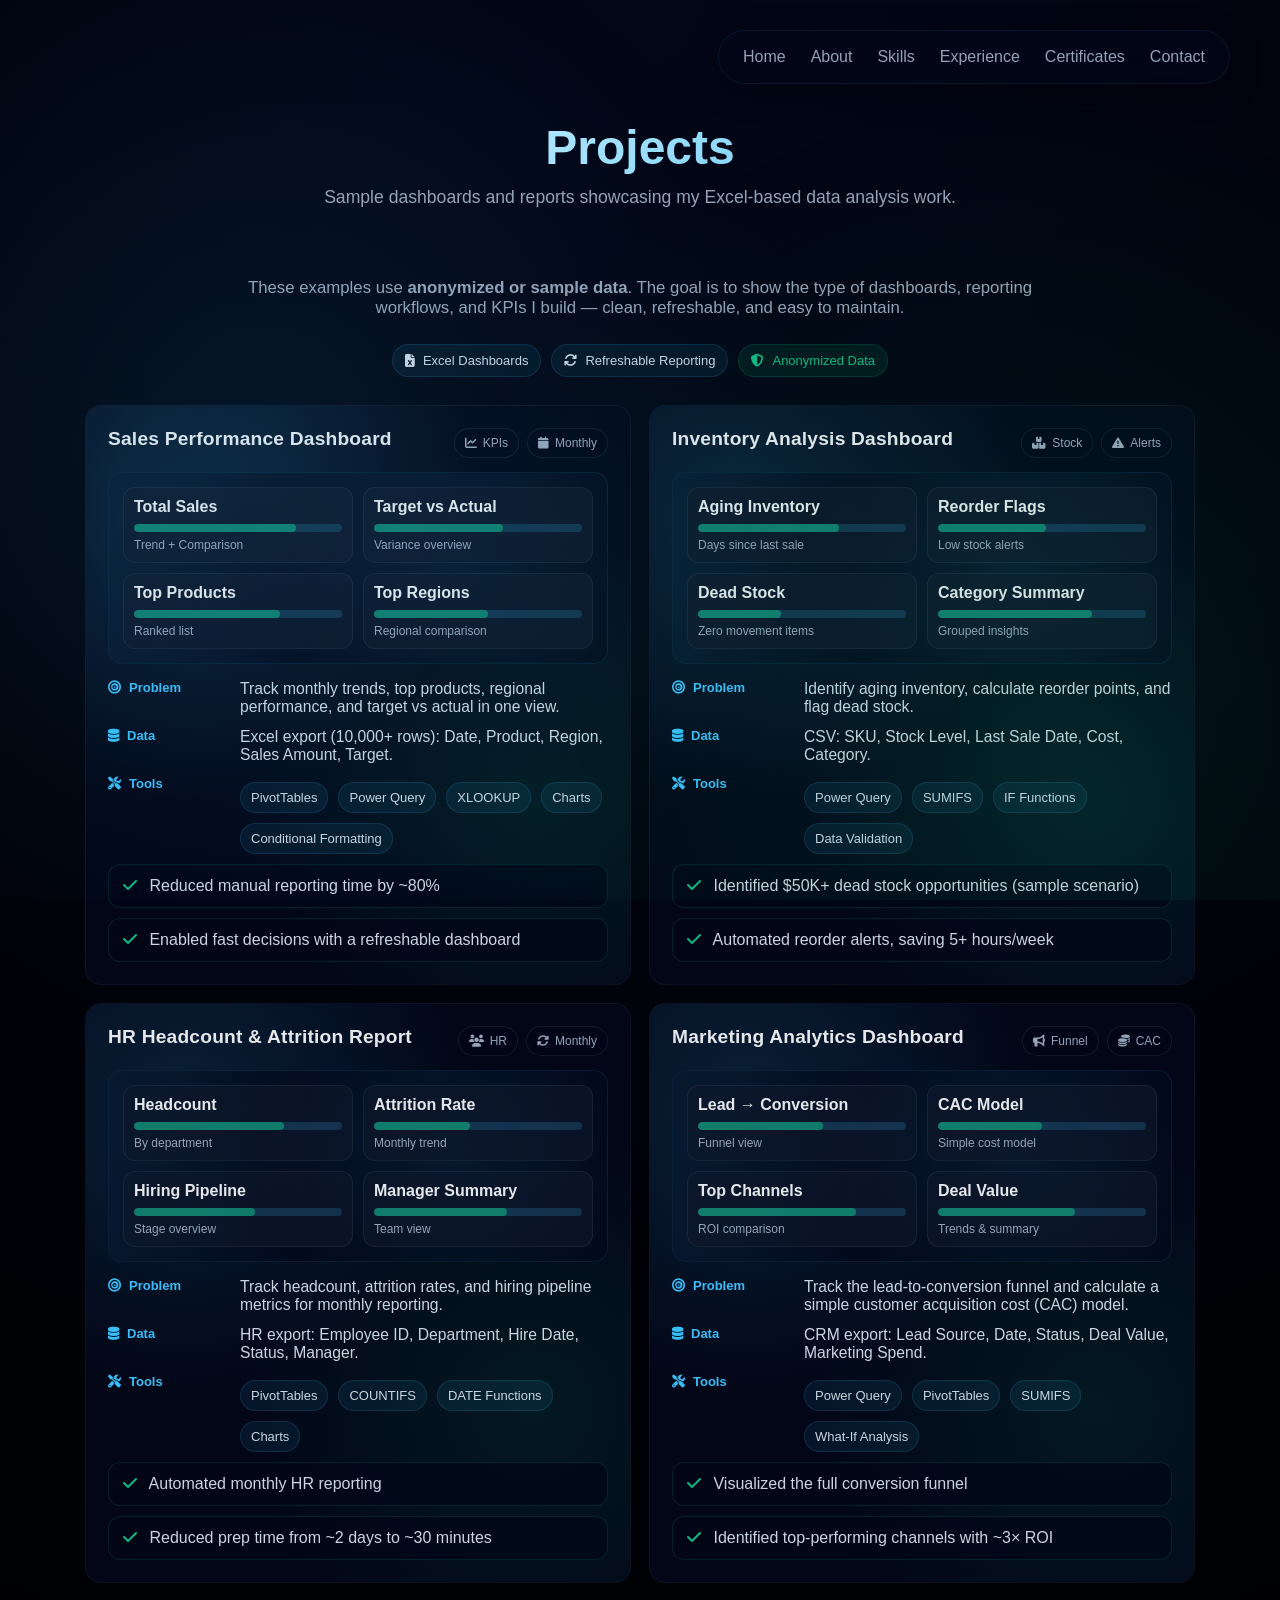
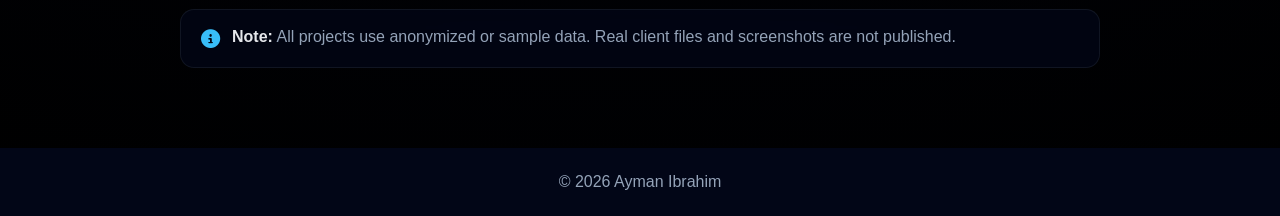
<file: projects/index.html>
<!DOCTYPE html>
<html lang="en">
<head>
  <meta charset="UTF-8" />
  <title>Projects | Ayman Ibrahim</title>
  <meta name="viewport" content="width=device-width, initial-scale=1" />

  <link rel="stylesheet" href="../assets/style.css" />
  <link rel="stylesheet"
    href="https://cdnjs.cloudflare.com/ajax/libs/font-awesome/6.5.1/css/all.min.css">

  <!-- Page-only styling for premium project cards -->
  <style>
    .wrap {
      max-width: 1150px;
      margin: 0 auto;
      padding: 10px 20px 80px;
    }

    .subtitle {
      text-align: center;
      max-width: 860px;
      margin: 0 auto 26px;
      color: #94a3b8;
      font-size: 1.05rem;
    }

    .badge-row {
      display: flex;
      justify-content: center;
      gap: 10px;
      flex-wrap: wrap;
      margin-bottom: 28px;
    }

    .pill {
      display: inline-flex;
      align-items: center;
      gap: 8px;
      padding: 8px 12px;
      border-radius: 999px;
      background: rgba(56,189,248,0.08);
      border: 1px solid rgba(56,189,248,0.15);
      color: #cbd5e1;
      font-size: 13px;
      white-space: nowrap;
    }

    .pill.green {
      background: rgba(16,185,129,0.10);
      border: 1px solid rgba(16,185,129,0.18);
      color: #10b981;
    }

    .grid {
      display: grid;
      grid-template-columns: repeat(2, 1fr);
      gap: 18px;
    }

    @media (max-width: 980px) {
      .grid { grid-template-columns: 1fr; }
    }

    .project {
      background: #020617;
      border-radius: 16px;
      border: 1px solid rgba(148,163,184,0.08);
      overflow: hidden;
      position: relative;
    }

    .project::before {
      content: "";
      position: absolute;
      inset: 0;
      background:
        radial-gradient(circle at 18% 18%, rgba(56,189,248,0.14), transparent 45%),
        radial-gradient(circle at 82% 70%, rgba(16,185,129,0.10), transparent 48%);
      pointer-events: none;
    }

    .project-inner {
      position: relative;
      padding: 22px;
    }

    .project-head {
      display: flex;
      align-items: flex-start;
      justify-content: space-between;
      gap: 12px;
      margin-bottom: 12px;
    }

    .project-title {
      margin: 0;
      font-size: 1.2rem;
      font-weight: 900;
      letter-spacing: 0.2px;
    }

    .mini-tags {
      display: flex;
      gap: 8px;
      flex-wrap: wrap;
      justify-content: flex-end;
    }

    .tag {
      display: inline-flex;
      align-items: center;
      gap: 6px;
      padding: 7px 10px;
      border-radius: 999px;
      background: rgba(2,6,23,0.60);
      border: 1px solid rgba(148,163,184,0.12);
      color: #94a3b8;
      font-size: 12px;
      white-space: nowrap;
    }

    /* Dashboard preview block (no real screenshot needed yet) */
    .preview {
      border-radius: 14px;
      background: rgba(2,6,23,0.65);
      border: 1px solid rgba(56,189,248,0.12);
      padding: 14px;
      margin: 14px 0 16px;
      position: relative;
      overflow: hidden;
      min-height: 170px;
    }

    .preview::before {
      content: "";
      position: absolute;
      inset: 0;
      background:
        linear-gradient(90deg, rgba(56,189,248,0.08), transparent 40%),
        radial-gradient(circle at 70% 40%, rgba(56,189,248,0.10), transparent 55%);
      pointer-events: none;
    }

    .dash {
      position: relative;
      display: grid;
      grid-template-columns: 1fr 1fr;
      gap: 10px;
    }

    .tile {
      background: rgba(15,23,42,0.65);
      border: 1px solid rgba(148,163,184,0.10);
      border-radius: 12px;
      padding: 10px;
      min-height: 70px;
    }

    .tile .bar {
      height: 8px;
      border-radius: 999px;
      background: rgba(56,189,248,0.18);
      margin-top: 8px;
      overflow: hidden;
    }

    .tile .bar span {
      display: block;
      height: 100%;
      width: 65%;
      background: rgba(16,185,129,0.55);
      border-radius: 999px;
    }

    .tile small {
      color: #94a3b8;
      display: block;
      margin-top: 6px;
      font-size: 12px;
    }

    .details {
      display: grid;
      grid-template-columns: 1fr;
      gap: 12px;
      margin-top: 10px;
    }

    .row {
      display: grid;
      grid-template-columns: 120px 1fr;
      gap: 12px;
      align-items: start;
    }

    .label {
      color: #38bdf8;
      font-weight: 700;
      font-size: 13px;
      display: inline-flex;
      align-items: center;
      gap: 8px;
      white-space: nowrap;
    }

    .text {
      color: #cbd5e1;
      font-size: 0.98rem;
    }

    .tools {
      display: flex;
      flex-wrap: wrap;
      gap: 10px;
      margin-top: 6px;
    }

    .tool {
      display: inline-flex;
      align-items: center;
      gap: 6px;
      padding: 7px 10px;
      border-radius: 999px;
      background: rgba(56,189,248,0.08);
      border: 1px solid rgba(56,189,248,0.14);
      color: #cbd5e1;
      font-size: 13px;
      white-space: nowrap;
    }

    .outcomes {
      margin-top: 10px;
      display: grid;
      grid-template-columns: 1fr;
      gap: 10px;
    }

    .out {
      background: rgba(2,6,23,0.70);
      border: 1px solid rgba(16,185,129,0.16);
      border-radius: 12px;
      padding: 12px 14px;
      color: #cbd5e1;
    }

    .out i { color: #10b981; margin-right: 8px; }

    .note {
      margin-top: 26px;
      display: flex;
      gap: 12px;
      align-items: flex-start;
      padding: 18px 20px;
      border-radius: 14px;
      background: rgba(2,6,23,0.75);
      border: 1px solid rgba(148,163,184,0.10);
      color: #94a3b8;
      max-width: 920px;
      margin-left: auto;
      margin-right: auto;
    }

    .note i { color: #38bdf8; margin-top: 2px; }
    .note strong { color: #e5e7eb; }
  </style>
</head>

<body>

<nav class="top-nav">
  <a href="../">Home</a>
  <a href="../about/">About</a>
  <a href="../skills/">Skills</a>
  <a href="../experience/">Experience</a>
  <a href="../certificates/">Certificates</a>
  <a href="../contact/">Contact</a>
</nav>

<header class="page-header">
  <h1>Projects</h1>
  <p>Sample dashboards and reports showcasing my Excel-based data analysis work.</p>
</header>

<div class="wrap">

  <p class="subtitle">
    These examples use <strong>anonymized or sample data</strong>. The goal is to show the type of dashboards,
    reporting workflows, and KPIs I build — clean, refreshable, and easy to maintain.
  </p>

  <div class="badge-row">
    <span class="pill"><i class="fa-solid fa-file-excel"></i> Excel Dashboards</span>
    <span class="pill"><i class="fa-solid fa-arrows-rotate"></i> Refreshable Reporting</span>
    <span class="pill green"><i class="fa-solid fa-shield-halved"></i> Anonymized Data</span>
  </div>

  <div class="grid">

    <!-- PROJECT 1 -->
    <article class="project">
      <div class="project-inner">
        <div class="project-head">
          <h2 class="project-title">Sales Performance Dashboard</h2>
          <div class="mini-tags">
            <span class="tag"><i class="fa-solid fa-chart-line"></i> KPIs</span>
            <span class="tag"><i class="fa-solid fa-calendar"></i> Monthly</span>
          </div>
        </div>

        <div class="preview">
          <div class="dash">
            <div class="tile">
              <strong>Total Sales</strong>
              <div class="bar"><span style="width:78%"></span></div>
              <small>Trend + Comparison</small>
            </div>
            <div class="tile">
              <strong>Target vs Actual</strong>
              <div class="bar"><span style="width:62%"></span></div>
              <small>Variance overview</small>
            </div>
            <div class="tile">
              <strong>Top Products</strong>
              <div class="bar"><span style="width:70%"></span></div>
              <small>Ranked list</small>
            </div>
            <div class="tile">
              <strong>Top Regions</strong>
              <div class="bar"><span style="width:55%"></span></div>
              <small>Regional comparison</small>
            </div>
          </div>
        </div>

        <div class="details">
          <div class="row">
            <div class="label"><i class="fa-solid fa-bullseye"></i> Problem</div>
            <div class="text">Track monthly trends, top products, regional performance, and target vs actual in one view.</div>
          </div>
          <div class="row">
            <div class="label"><i class="fa-solid fa-database"></i> Data</div>
            <div class="text">Excel export (10,000+ rows): Date, Product, Region, Sales Amount, Target.</div>
          </div>
          <div class="row">
            <div class="label"><i class="fa-solid fa-screwdriver-wrench"></i> Tools</div>
            <div class="tools">
              <span class="tool">PivotTables</span>
              <span class="tool">Power Query</span>
              <span class="tool">XLOOKUP</span>
              <span class="tool">Charts</span>
              <span class="tool">Conditional Formatting</span>
            </div>
          </div>
        </div>

        <div class="outcomes">
          <div class="out"><i class="fa-solid fa-check"></i> Reduced manual reporting time by ~80%</div>
          <div class="out"><i class="fa-solid fa-check"></i> Enabled fast decisions with a refreshable dashboard</div>
        </div>
      </div>
    </article>

    <!-- PROJECT 2 -->
    <article class="project">
      <div class="project-inner">
        <div class="project-head">
          <h2 class="project-title">Inventory Analysis Dashboard</h2>
          <div class="mini-tags">
            <span class="tag"><i class="fa-solid fa-boxes-stacked"></i> Stock</span>
            <span class="tag"><i class="fa-solid fa-triangle-exclamation"></i> Alerts</span>
          </div>
        </div>

        <div class="preview">
          <div class="dash">
            <div class="tile">
              <strong>Aging Inventory</strong>
              <div class="bar"><span style="width:68%"></span></div>
              <small>Days since last sale</small>
            </div>
            <div class="tile">
              <strong>Reorder Flags</strong>
              <div class="bar"><span style="width:52%"></span></div>
              <small>Low stock alerts</small>
            </div>
            <div class="tile">
              <strong>Dead Stock</strong>
              <div class="bar"><span style="width:40%"></span></div>
              <small>Zero movement items</small>
            </div>
            <div class="tile">
              <strong>Category Summary</strong>
              <div class="bar"><span style="width:74%"></span></div>
              <small>Grouped insights</small>
            </div>
          </div>
        </div>

        <div class="details">
          <div class="row">
            <div class="label"><i class="fa-solid fa-bullseye"></i> Problem</div>
            <div class="text">Identify aging inventory, calculate reorder points, and flag dead stock.</div>
          </div>
          <div class="row">
            <div class="label"><i class="fa-solid fa-database"></i> Data</div>
            <div class="text">CSV: SKU, Stock Level, Last Sale Date, Cost, Category.</div>
          </div>
          <div class="row">
            <div class="label"><i class="fa-solid fa-screwdriver-wrench"></i> Tools</div>
            <div class="tools">
              <span class="tool">Power Query</span>
              <span class="tool">SUMIFS</span>
              <span class="tool">IF Functions</span>
              <span class="tool">Data Validation</span>
            </div>
          </div>
        </div>

        <div class="outcomes">
          <div class="out"><i class="fa-solid fa-check"></i> Identified $50K+ dead stock opportunities (sample scenario)</div>
          <div class="out"><i class="fa-solid fa-check"></i> Automated reorder alerts, saving 5+ hours/week</div>
        </div>
      </div>
    </article>

    <!-- PROJECT 3 -->
    <article class="project">
      <div class="project-inner">
        <div class="project-head">
          <h2 class="project-title">HR Headcount & Attrition Report</h2>
          <div class="mini-tags">
            <span class="tag"><i class="fa-solid fa-users"></i> HR</span>
            <span class="tag"><i class="fa-solid fa-rotate"></i> Monthly</span>
          </div>
        </div>

        <div class="preview">
          <div class="dash">
            <div class="tile">
              <strong>Headcount</strong>
              <div class="bar"><span style="width:72%"></span></div>
              <small>By department</small>
            </div>
            <div class="tile">
              <strong>Attrition Rate</strong>
              <div class="bar"><span style="width:46%"></span></div>
              <small>Monthly trend</small>
            </div>
            <div class="tile">
              <strong>Hiring Pipeline</strong>
              <div class="bar"><span style="width:58%"></span></div>
              <small>Stage overview</small>
            </div>
            <div class="tile">
              <strong>Manager Summary</strong>
              <div class="bar"><span style="width:64%"></span></div>
              <small>Team view</small>
            </div>
          </div>
        </div>

        <div class="details">
          <div class="row">
            <div class="label"><i class="fa-solid fa-bullseye"></i> Problem</div>
            <div class="text">Track headcount, attrition rates, and hiring pipeline metrics for monthly reporting.</div>
          </div>
          <div class="row">
            <div class="label"><i class="fa-solid fa-database"></i> Data</div>
            <div class="text">HR export: Employee ID, Department, Hire Date, Status, Manager.</div>
          </div>
          <div class="row">
            <div class="label"><i class="fa-solid fa-screwdriver-wrench"></i> Tools</div>
            <div class="tools">
              <span class="tool">PivotTables</span>
              <span class="tool">COUNTIFS</span>
              <span class="tool">DATE Functions</span>
              <span class="tool">Charts</span>
            </div>
          </div>
        </div>

        <div class="outcomes">
          <div class="out"><i class="fa-solid fa-check"></i> Automated monthly HR reporting</div>
          <div class="out"><i class="fa-solid fa-check"></i> Reduced prep time from ~2 days to ~30 minutes</div>
        </div>
      </div>
    </article>

    <!-- PROJECT 4 -->
    <article class="project">
      <div class="project-inner">
        <div class="project-head">
          <h2 class="project-title">Marketing Analytics Dashboard</h2>
          <div class="mini-tags">
            <span class="tag"><i class="fa-solid fa-bullhorn"></i> Funnel</span>
            <span class="tag"><i class="fa-solid fa-coins"></i> CAC</span>
          </div>
        </div>

        <div class="preview">
          <div class="dash">
            <div class="tile">
              <strong>Lead → Conversion</strong>
              <div class="bar"><span style="width:60%"></span></div>
              <small>Funnel view</small>
            </div>
            <div class="tile">
              <strong>CAC Model</strong>
              <div class="bar"><span style="width:50%"></span></div>
              <small>Simple cost model</small>
            </div>
            <div class="tile">
              <strong>Top Channels</strong>
              <div class="bar"><span style="width:76%"></span></div>
              <small>ROI comparison</small>
            </div>
            <div class="tile">
              <strong>Deal Value</strong>
              <div class="bar"><span style="width:66%"></span></div>
              <small>Trends & summary</small>
            </div>
          </div>
        </div>

        <div class="details">
          <div class="row">
            <div class="label"><i class="fa-solid fa-bullseye"></i> Problem</div>
            <div class="text">Track the lead-to-conversion funnel and calculate a simple customer acquisition cost (CAC) model.</div>
          </div>
          <div class="row">
            <div class="label"><i class="fa-solid fa-database"></i> Data</div>
            <div class="text">CRM export: Lead Source, Date, Status, Deal Value, Marketing Spend.</div>
          </div>
          <div class="row">
            <div class="label"><i class="fa-solid fa-screwdriver-wrench"></i> Tools</div>
            <div class="tools">
              <span class="tool">Power Query</span>
              <span class="tool">PivotTables</span>
              <span class="tool">SUMIFS</span>
              <span class="tool">What-If Analysis</span>
            </div>
          </div>
        </div>

        <div class="outcomes">
          <div class="out"><i class="fa-solid fa-check"></i> Visualized the full conversion funnel</div>
          <div class="out"><i class="fa-solid fa-check"></i> Identified top-performing channels with ~3× ROI</div>
        </div>
      </div>
    </article>

  </div>

  <div class="note">
    <i class="fa-solid fa-circle-info"></i>
    <div>
      <strong>Note:</strong> All projects use anonymized or sample data. Real client files and screenshots are not published.
    </div>
  </div>

</div>

<footer>
  © 2026 Ayman Ibrahim
</footer>

</body>
</html>
</file>
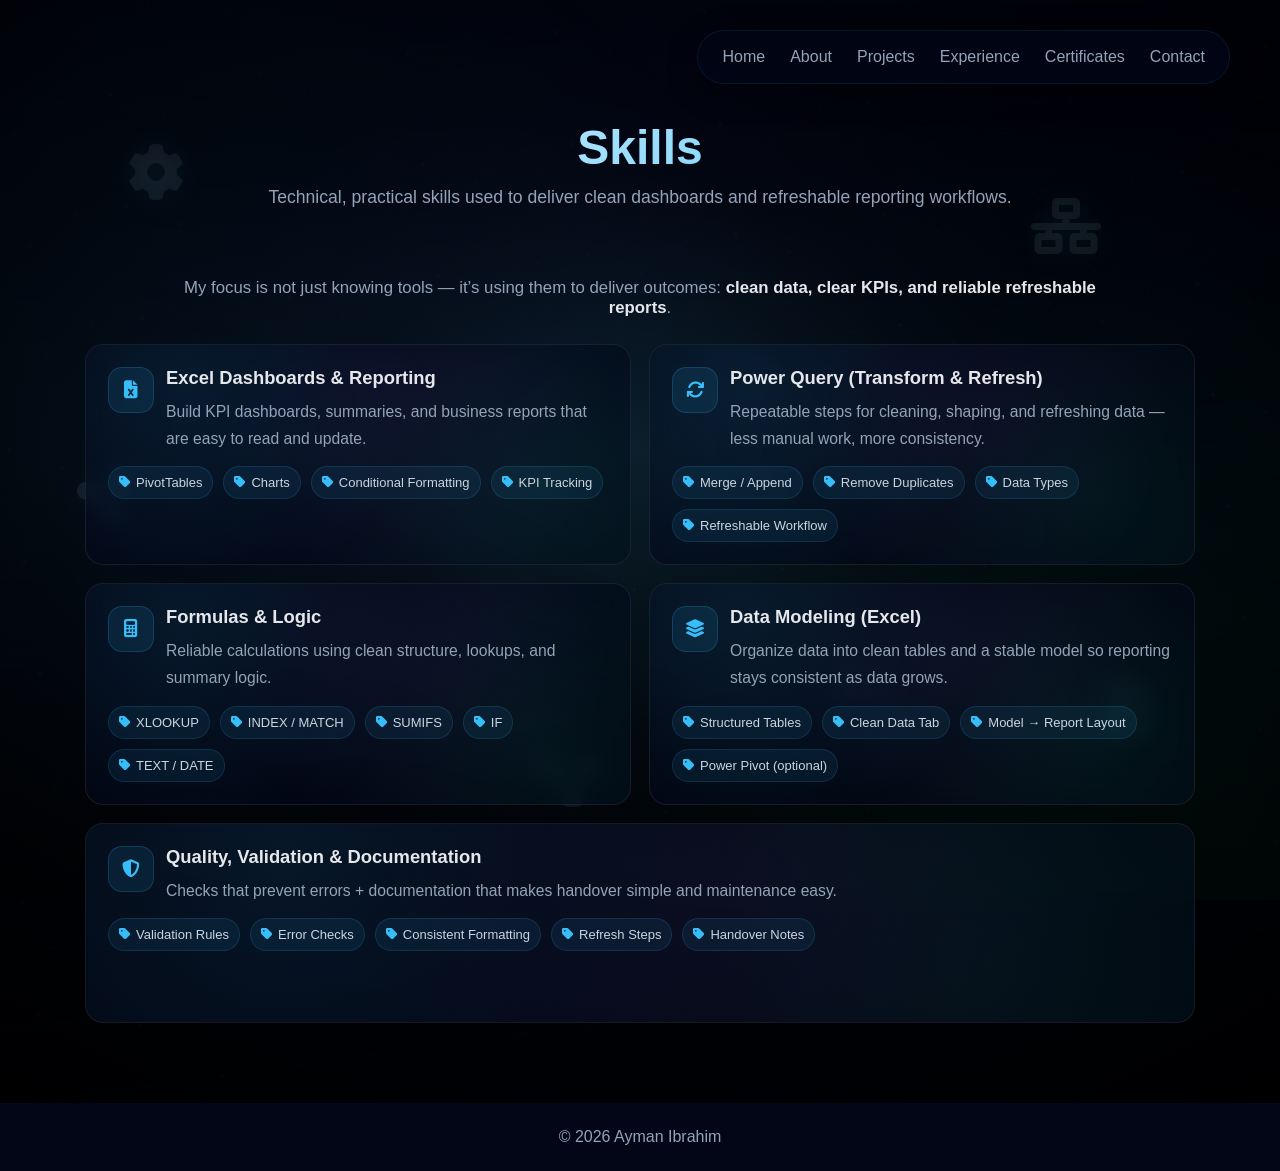
<file: skills/index.html>
<!DOCTYPE html>
<html lang="en">
<head>
  <meta charset="UTF-8" />
  <title>Skills | Ayman Ibrahim</title>
  <meta name="viewport" content="width=device-width, initial-scale=1" />

  <link rel="stylesheet" href="../assets/style.css" />
  <link rel="stylesheet"
    href="https://cdnjs.cloudflare.com/ajax/libs/font-awesome/6.5.1/css/all.min.css">

  <!-- Skills-only background + premium layout (no global CSS edits needed) -->
  <style>
    /* ============ BACKGROUND SYSTEM (SKILLS UNIQUE) ============ */
    .sk-bg { position: fixed; inset: 0; z-index: 0; pointer-events: none; }

    /* 1) Pattern: Hexagonal/Circuit (distinct from grid/dots/lines/waves) */
    .sk-circuit {
      opacity: 0.18;
      background:
        /* hex/circuit nodes */
        radial-gradient(circle at 20px 20px, rgba(56,189,248,0.22) 1px, transparent 2px),
        radial-gradient(circle at 60px 40px, rgba(16,185,129,0.18) 1px, transparent 2px),
        radial-gradient(circle at 100px 20px, rgba(168,85,247,0.16) 1px, transparent 2px),
        /* circuit connections */
        linear-gradient(60deg, rgba(56,189,248,0.10) 1px, transparent 1px),
        linear-gradient(-60deg, rgba(56,189,248,0.10) 1px, transparent 1px),
        linear-gradient(0deg, rgba(16,185,129,0.08) 1px, transparent 1px);
      background-size: 120px 90px, 120px 90px, 120px 90px, 60px 60px, 60px 60px, 60px 60px;
      transform: rotate(-8deg) scale(1.25);
      animation: circuitRotate 24s linear infinite;
      filter: blur(0px);
    }

    @keyframes circuitRotate {
      0%   { transform: rotate(-8deg) scale(1.25); }
      100% { transform: rotate(352deg) scale(1.25); }
    }

    /* 2) Gradient layer: Radar / Concentric rings pulsing outward */
    .sk-radar {
      opacity: 0.38;
      background:
        radial-gradient(circle at 50% 50%, rgba(56,189,248,0.18) 0%, transparent 35%),
        radial-gradient(circle at 50% 50%, rgba(16,185,129,0.16) 0%, transparent 45%),
        radial-gradient(circle at 50% 50%, rgba(168,85,247,0.14) 0%, transparent 55%);
      animation: radarPulse 3.8s ease-in-out infinite;
      filter: blur(0px);
      mix-blend-mode: screen;
    }

    /* extra rings expanding (sonar style) */
    .sk-radar::before,
    .sk-radar::after {
      content: "";
      position: absolute;
      inset: -10%;
      background:
        radial-gradient(circle, rgba(56,189,248,0.20) 1px, transparent 2px);
      opacity: 0.10;
      animation: ringsOut 2.8s linear infinite;
    }

    .sk-radar::after {
      animation-duration: 3.4s;
      opacity: 0.08;
    }

    @keyframes radarPulse {
      0%   { opacity: 0.28; }
      50%  { opacity: 0.42; }
      100% { opacity: 0.28; }
    }

    @keyframes ringsOut {
      0%   { transform: scale(0.85); opacity: 0.0; }
      20%  { opacity: 0.12; }
      100% { transform: scale(1.22); opacity: 0.0; }
    }

    /* 3) Floating icons: technical skills icons (6 total) */
    .sk-icons i {
      position: absolute;
      font-size: 56px;
      color: rgba(148,163,184,0.15);
      text-shadow: 0 0 30px rgba(56,189,248,0.10);
      animation: skFloat 7s ease-in-out infinite;
    }

    .sk-icons i:nth-child(1) { top: 16%; left: 10%;  animation-delay: 0.0s; }
    .sk-icons i:nth-child(2) { top: 52%; left: 6%;   animation-delay: 1.1s; }
    .sk-icons i:nth-child(3) { top: 22%; right: 14%; animation-delay: 2.2s; }
    .sk-icons i:nth-child(4) { bottom: 18%; right: 10%; animation-delay: 3.3s; }
    .sk-icons i:nth-child(5) { bottom: 10%; left: 42%; animation-delay: 4.4s; }
    .sk-icons i:nth-child(6) { top: 72%; right: 30%; animation-delay: 5.5s; }

    @keyframes skFloat {
      0%   { transform: translate(0,0) rotate(0deg); opacity: 0.16; }
      50%  { transform: translate(16px,-26px) rotate(6deg); opacity: 0.30; }
      100% { transform: translate(0,0) rotate(0deg); opacity: 0.16; }
    }

    /* Readability overlay (keeps text clean) */
    .readability {
      position: fixed;
      inset: 0;
      z-index: 1;
      pointer-events: none;
      background: linear-gradient(
        to bottom,
        rgba(0,0,0,0.40),
        rgba(0,0,0,0.18),
        rgba(0,0,0,0.50)
      );
    }

    /* Content above background */
    .page-layer { position: relative; z-index: 2; }

    /* ============ SKILLS PAGE UI (Premium) ============ */
    .wrap {
      max-width: 1150px;
      margin: 0 auto;
      padding: 10px 20px 80px;
    }

    .subtitle {
      text-align: center;
      max-width: 920px;
      margin: 0 auto 26px;
      color: #94a3b8;
      font-size: 1.05rem;
    }

    .grid {
      display: grid;
      grid-template-columns: repeat(2, 1fr);
      gap: 18px;
      align-items: stretch;
    }
    @media (max-width: 980px) {
      .grid { grid-template-columns: 1fr; }
    }

    /* Glass cards */
    .cardx {
      border-radius: 18px;
      padding: 22px;
      background: rgba(2,6,23,0.62);
      border: 1px solid rgba(148,163,184,0.14);
      backdrop-filter: blur(10px);
      -webkit-backdrop-filter: blur(10px);
      position: relative;
      overflow: hidden;
      transition: transform 0.18s ease, border-color 0.18s ease;
      min-height: 200px;
    }

    .cardx::before {
      content: "";
      position: absolute;
      inset: 0;
      background:
        radial-gradient(circle at 18% 18%, rgba(56,189,248,0.10), transparent 48%),
        radial-gradient(circle at 82% 70%, rgba(16,185,129,0.08), transparent 52%),
        radial-gradient(circle at 60% 30%, rgba(168,85,247,0.06), transparent 55%);
      pointer-events: none;
    }

    .cardx::after {
      content: "";
      position: absolute;
      top: 0; left: 0; right: 0;
      height: 3px;
      background: linear-gradient(90deg, #38bdf8, #10b981, #a855f7);
      opacity: 0;
      transition: opacity 0.18s ease;
      pointer-events: none;
    }

    .cardx:hover {
      transform: translateY(-4px);
      border-color: rgba(56,189,248,0.35);
    }
    .cardx:hover::after { opacity: 1; }

    .cardx > * { position: relative; }

    .head {
      display: flex;
      align-items: flex-start;
      gap: 12px;
      margin-bottom: 10px;
    }

    .icon {
      width: 46px;
      height: 46px;
      border-radius: 14px;
      display: grid;
      place-items: center;
      background: rgba(56,189,248,0.10);
      border: 1px solid rgba(56,189,248,0.18);
      color: #38bdf8;
      font-size: 18px;
      flex: 0 0 auto;
    }

    .title {
      margin: 0;
      font-size: 1.15rem;
      font-weight: 900;
    }

    .desc {
      margin-top: 10px;
      color: #94a3b8;
      line-height: 1.7;
      font-size: 0.98rem;
    }

    .tags {
      margin-top: 14px;
      display: flex;
      flex-wrap: wrap;
      gap: 10px;
    }

    .tag {
      display: inline-flex;
      align-items: center;
      gap: 6px;
      padding: 8px 10px;
      border-radius: 999px;
      background: rgba(56,189,248,0.08);
      border: 1px solid rgba(56,189,248,0.14);
      color: #cbd5e1;
      font-size: 13px;
      white-space: nowrap;
    }

    .tag i { color: #38bdf8; }

    /* Full-width quality card */
    .full { grid-column: 1 / -1; }
  </style>
</head>

<body>

<!-- Background layers (z-index: 0) -->
<div class="sk-bg sk-circuit"></div>
<div class="sk-bg sk-radar"></div>
<div class="sk-bg sk-icons">
  <i class="fa-solid fa-gear"></i>
  <i class="fa-solid fa-circle-nodes"></i>
  <i class="fa-solid fa-network-wired"></i>
  <i class="fa-solid fa-file-excel"></i>
  <i class="fa-solid fa-diagram-project"></i>
  <i class="fa-solid fa-chart-line"></i>
</div>

<!-- Readability overlay (z-index: 1) -->
<div class="readability"></div>

<!-- Content layer (z-index: 2) -->
<div class="page-layer">

  <nav class="top-nav">
    <a href="../">Home</a>
    <a href="../about/">About</a>
    <a href="../projects/">Projects</a>
    <a href="../experience/">Experience</a>
    <a href="../certificates/">Certificates</a>
    <a href="../contact/">Contact</a>
  </nav>

  <header class="page-header">
    <h1>Skills</h1>
    <p>Technical, practical skills used to deliver clean dashboards and refreshable reporting workflows.</p>
  </header>

  <div class="wrap">
    <p class="subtitle">
      My focus is not just knowing tools — it’s using them to deliver outcomes:
      <strong style="color:#e5e7eb;">clean data, clear KPIs, and reliable refreshable reports</strong>.
    </p>

    <div class="grid">

      <div class="cardx">
        <div class="head">
          <div class="icon"><i class="fa-solid fa-file-excel"></i></div>
          <div>
            <h2 class="title">Excel Dashboards & Reporting</h2>
            <div class="desc">Build KPI dashboards, summaries, and business reports that are easy to read and update.</div>
          </div>
        </div>
        <div class="tags">
          <span class="tag"><i class="fa-solid fa-tag"></i> PivotTables</span>
          <span class="tag"><i class="fa-solid fa-tag"></i> Charts</span>
          <span class="tag"><i class="fa-solid fa-tag"></i> Conditional Formatting</span>
          <span class="tag"><i class="fa-solid fa-tag"></i> KPI Tracking</span>
        </div>
      </div>

      <div class="cardx">
        <div class="head">
          <div class="icon"><i class="fa-solid fa-arrows-rotate"></i></div>
          <div>
            <h2 class="title">Power Query (Transform & Refresh)</h2>
            <div class="desc">Repeatable steps for cleaning, shaping, and refreshing data — less manual work, more consistency.</div>
          </div>
        </div>
        <div class="tags">
          <span class="tag"><i class="fa-solid fa-tag"></i> Merge / Append</span>
          <span class="tag"><i class="fa-solid fa-tag"></i> Remove Duplicates</span>
          <span class="tag"><i class="fa-solid fa-tag"></i> Data Types</span>
          <span class="tag"><i class="fa-solid fa-tag"></i> Refreshable Workflow</span>
        </div>
      </div>

      <div class="cardx">
        <div class="head">
          <div class="icon"><i class="fa-solid fa-calculator"></i></div>
          <div>
            <h2 class="title">Formulas & Logic</h2>
            <div class="desc">Reliable calculations using clean structure, lookups, and summary logic.</div>
          </div>
        </div>
        <div class="tags">
          <span class="tag"><i class="fa-solid fa-tag"></i> XLOOKUP</span>
          <span class="tag"><i class="fa-solid fa-tag"></i> INDEX / MATCH</span>
          <span class="tag"><i class="fa-solid fa-tag"></i> SUMIFS</span>
          <span class="tag"><i class="fa-solid fa-tag"></i> IF</span>
          <span class="tag"><i class="fa-solid fa-tag"></i> TEXT / DATE</span>
        </div>
      </div>

      <div class="cardx">
        <div class="head">
          <div class="icon"><i class="fa-solid fa-layer-group"></i></div>
          <div>
            <h2 class="title">Data Modeling (Excel)</h2>
            <div class="desc">Organize data into clean tables and a stable model so reporting stays consistent as data grows.</div>
          </div>
        </div>
        <div class="tags">
          <span class="tag"><i class="fa-solid fa-tag"></i> Structured Tables</span>
          <span class="tag"><i class="fa-solid fa-tag"></i> Clean Data Tab</span>
          <span class="tag"><i class="fa-solid fa-tag"></i> Model → Report Layout</span>
          <span class="tag"><i class="fa-solid fa-tag"></i> Power Pivot (optional)</span>
        </div>
      </div>

      <div class="cardx full">
        <div class="head">
          <div class="icon"><i class="fa-solid fa-shield-halved"></i></div>
          <div>
            <h2 class="title">Quality, Validation & Documentation</h2>
            <div class="desc">Checks that prevent errors + documentation that makes handover simple and maintenance easy.</div>
          </div>
        </div>
        <div class="tags">
          <span class="tag"><i class="fa-solid fa-tag"></i> Validation Rules</span>
          <span class="tag"><i class="fa-solid fa-tag"></i> Error Checks</span>
          <span class="tag"><i class="fa-solid fa-tag"></i> Consistent Formatting</span>
          <span class="tag"><i class="fa-solid fa-tag"></i> Refresh Steps</span>
          <span class="tag"><i class="fa-solid fa-tag"></i> Handover Notes</span>
        </div>
      </div>

    </div>
  </div>

  <footer>
    © 2026 Ayman Ibrahim
  </footer>

</div>

</body>
</html>
</file>
<file: assets/style.css>
* {
  margin: 0;
  padding: 0;
  box-sizing: border-box;
}

body {
  font-family: -apple-system, BlinkMacSystemFont, "Segoe UI", Roboto, "Helvetica Neue", Arial, sans-serif;
  background: radial-gradient(circle at top, #020617, #000);
  color: #e5e7eb;
  overflow-x: hidden;
  position: relative;
}

body::before {
  content: '';
  position: fixed;
  top: 0;
  left: 0;
  width: 100%;
  height: 100%;
  background: 
    radial-gradient(circle at 20% 50%, rgba(56, 189, 248, 0.1) 0%, transparent 50%),
    radial-gradient(circle at 80% 80%, rgba(16, 185, 129, 0.1) 0%, transparent 50%);
  pointer-events: none;
  z-index: 1;
  animation: ambientMove 20s ease-in-out infinite alternate;
}

@keyframes ambientMove {
  0% { transform: translate(0, 0) scale(1); }
  100% { transform: translate(20px, -20px) scale(1.1); }
}

/* NAV */
.top-nav {
  position: fixed;
  top: 30px;
  right: 50px;
  z-index: 100;
  display: flex;
  gap: 25px;
  padding: 12px 24px;
  background: rgba(2, 6, 23, 0.7);
  backdrop-filter: blur(20px);
  border: 1px solid rgba(56, 189, 248, 0.1);
  border-radius: 50px;
  box-shadow: 0 8px 32px rgba(0, 0, 0, 0.3);
}

.top-nav a {
  color: #94a3b8;
  font-weight: 500;
  text-decoration: none;
  transition: all 0.3s ease;
  position: relative;
  padding: 5px 0;
}

.top-nav a::after {
  content: '';
  position: absolute;
  bottom: 0;
  left: 0;
  width: 0;
  height: 2px;
  background: linear-gradient(90deg, #38bdf8, #10b981);
  transition: width 0.3s ease;
}

.top-nav a:hover {
  color: #38bdf8;
}

.top-nav a:hover::after {
  width: 100%;
}

/* LANDING */
.landing {
  min-height: 100vh;
  max-width: 1200px;
  margin: 0 auto;
  padding: 120px 60px;

  display: flex;
  flex-direction: column;
  justify-content: center;
  position: relative;
  z-index: 2;
  animation: fadeInUp 1s ease-out;
}

@keyframes fadeInUp {
  from {
    opacity: 0;
    transform: translateY(30px);
  }
  to {
    opacity: 1;
    transform: translateY(0);
  }
}

.status {
  display: inline-flex;
  align-items: center;
  gap: 8px;
  color: #10b981;
  font-size: 14px;
  margin-bottom: 30px;
  padding: 8px 16px;
  background: rgba(16, 185, 129, 0.1);
  border: 1px solid rgba(16, 185, 129, 0.2);
  border-radius: 20px;
  backdrop-filter: blur(10px);
  animation: pulseStatus 2s ease-in-out infinite;
}

.status::before {
  content: '●';
  animation: blink 1.5s ease-in-out infinite;
}

@keyframes blink {
  0%, 100% { opacity: 1; }
  50% { opacity: 0.3; }
}

@keyframes pulseStatus {
  0%, 100% { box-shadow: 0 0 0 0 rgba(16, 185, 129, 0.4); }
  50% { box-shadow: 0 0 0 8px rgba(16, 185, 129, 0); }
}

.landing h1 {
  font-size: 5rem;
  font-weight: 700;
  background: linear-gradient(135deg, #ffffff 0%, #38bdf8 50%, #10b981 100%);
  -webkit-background-clip: text;
  -webkit-text-fill-color: transparent;
  background-clip: text;
  margin-bottom: 10px;
  letter-spacing: -2px;
  line-height: 1.1;
  animation: gradientShift 5s ease infinite;
  background-size: 200% 200%;
}

@keyframes gradientShift {
  0% { background-position: 0% 50%; }
  50% { background-position: 100% 50%; }
  100% { background-position: 0% 50%; }
}

.landing h2 {
  font-size: 4rem;
  color: #38bdf8;
  margin-top: 10px;
  font-weight: 600;
  letter-spacing: -1px;
}

.intro {
  margin-top: 35px;
  max-width: 650px;
  font-size: 1.25rem;
  color: #94a3b8;
  line-height: 1.7;
  animation: fadeInUp 1s ease-out 0.3s both;
}

/* BUTTONS */
.actions {
  margin-top: 45px;
  display: flex;
  gap: 20px;
  flex-wrap: wrap;
  animation: fadeInUp 1s ease-out 0.5s both;
}

.btn {
  padding: 16px 32px;
  border-radius: 30px;
  font-weight: 600;
  text-decoration: none;
  display: inline-block;
  transition: all 0.3s cubic-bezier(0.4, 0, 0.2, 1);
  position: relative;
  overflow: hidden;
  font-size: 1rem;
}

.btn::before {
  content: '';
  position: absolute;
  top: 50%;
  left: 50%;
  width: 0;
  height: 0;
  border-radius: 50%;
  background: rgba(255, 255, 255, 0.2);
  transform: translate(-50%, -50%);
  transition: width 0.6s, height 0.6s;
}

.btn:hover::before {
  width: 300px;
  height: 300px;
}

.btn:hover {
  transform: translateY(-2px);
  box-shadow: 0 10px 25px rgba(0, 0, 0, 0.3);
}

.primary {
  background: linear-gradient(135deg, #10b981 0%, #059669 100%);
  color: #020617;
  border: none;
}

.primary:hover {
  box-shadow: 0 10px 30px rgba(16, 185, 129, 0.4);
  background: linear-gradient(135deg, #059669 0%, #047857 100%);
}

.secondary {
  border: 2px solid #10b981;
  color: #10b981;
  background: rgba(16, 185, 129, 0.05);
  backdrop-filter: blur(10px);
}

.secondary:hover {
  background: rgba(16, 185, 129, 0.15);
  border-color: #34d399;
  color: #34d399;
  box-shadow: 0 10px 30px rgba(16, 185, 129, 0.2);
}

/* OPTION 3 BACKGROUND */
.bg-layer {
  position: fixed;
  inset: 0;
  z-index: 0;
}

/* Grid */
.bg-layer.grid {
  background:
    linear-gradient(rgba(56,189,248,0.04) 1px, transparent 1px),
    linear-gradient(90deg, rgba(56,189,248,0.04) 1px, transparent 1px);
  background-size: 80px 80px;
  animation: gridMove 12s linear infinite;
}

/* Charts glow layer */
.bg-layer.charts {
  background:
    radial-gradient(circle at 20% 30%, rgba(56,189,248,0.15), transparent 40%),
    radial-gradient(circle at 80% 60%, rgba(16,185,129,0.12), transparent 45%);
  animation: pulse 6s ease-in-out infinite alternate;
}

/* Floating icons */
.bg-layer.floating-icons i {
  position: absolute;
  font-size: 64px;
  color: rgba(56,189,248,0.12);
  animation: floatFast 8s infinite ease-in-out;
  transition: all 0.3s ease;
}

.bg-layer.floating-icons i:hover {
  color: rgba(56,189,248,0.25);
  transform: scale(1.2);
}

.bg-layer.floating-icons i:nth-child(1) { top: 20%; left: 10%; }
.bg-layer.floating-icons i:nth-child(2) { top: 60%; left: 25%; animation-delay: 1s; }
.bg-layer.floating-icons i:nth-child(3) { top: 30%; right: 20%; animation-delay: 2s; }
.bg-layer.floating-icons i:nth-child(4) { bottom: 20%; right: 35%; animation-delay: 3s; }
.bg-layer.floating-icons i:nth-child(5) { bottom: 10%; left: 45%; animation-delay: 4s; }

/* ANIMATIONS — FASTER */
@keyframes floatFast {
  0% { transform: translateY(0) rotate(0deg); }
  50% { transform: translateY(-45px) rotate(5deg); }
  100% { transform: translateY(0) rotate(0deg); }
}

@keyframes gridMove {
  from { background-position: 0 0; }
  to { background-position: 80px 80px; }
}

@keyframes pulse {
  from { opacity: 0.7; }
  to { opacity: 1; }
}

/* EXPERIENCE PAGE BACKGROUND */
.bg-layer-exp {
  position: fixed;
  inset: 0;
  z-index: 0;
  pointer-events: none;
}

/* Diagonal dots pattern - different from grid */
.bg-layer-exp.pattern-dots {
  background-image: 
    radial-gradient(circle, rgba(56, 189, 248, 0.08) 1px, transparent 1px);
  background-size: 60px 60px;
  background-position: 0 0;
  animation: diagonalMove 20s linear infinite;
}

@keyframes diagonalMove {
  from { background-position: 0 0; }
  to { background-position: 60px 60px; }
}

/* Gradient orbs - different from charts layer */
.bg-layer-exp.gradient-orbs {
  background:
    radial-gradient(circle at 15% 25%, rgba(16, 185, 129, 0.12), transparent 50%),
    radial-gradient(circle at 85% 75%, rgba(56, 189, 248, 0.10), transparent 55%),
    radial-gradient(circle at 50% 50%, rgba(139, 92, 246, 0.08), transparent 60%);
  animation: orbFloat 15s ease-in-out infinite alternate;
}

@keyframes orbFloat {
  0% { 
    background-position: 0% 0%, 100% 100%, 50% 50%;
    opacity: 0.8;
  }
  100% { 
    background-position: 10% 10%, 90% 90%, 55% 55%;
    opacity: 1;
  }
}

/* Floating work icons - different icons and animation */
.bg-layer-exp.floating-work-icons i {
  position: absolute;
  font-size: 56px;
  color: rgba(56, 189, 248, 0.08);
  animation: workIconFloat 12s infinite ease-in-out;
  transition: all 0.3s ease;
}

.bg-layer-exp.floating-work-icons i:hover {
  color: rgba(56, 189, 248, 0.2);
  transform: scale(1.15);
}

/* Positioning work icons */
.bg-layer-exp.floating-work-icons i:nth-child(1) { 
  top: 15%; 
  left: 8%; 
  animation-delay: 0s; 
}
.bg-layer-exp.floating-work-icons i:nth-child(2) { 
  top: 50%; 
  left: 12%; 
  animation-delay: 2s; 
}
.bg-layer-exp.floating-work-icons i:nth-child(3) { 
  top: 25%; 
  right: 15%; 
  animation-delay: 4s; 
}
.bg-layer-exp.floating-work-icons i:nth-child(4) { 
  bottom: 30%; 
  right: 10%; 
  animation-delay: 1s; 
}
.bg-layer-exp.floating-work-icons i:nth-child(5) { 
  bottom: 15%; 
  left: 40%; 
  animation-delay: 3s; 
}
.bg-layer-exp.floating-work-icons i:nth-child(6) { 
  top: 70%; 
  right: 40%; 
  animation-delay: 5s; 
}

@keyframes workIconFloat {
  0%, 100% { 
    transform: translateY(0) translateX(0) rotate(0deg); 
  }
  25% { 
    transform: translateY(-30px) translateX(15px) rotate(5deg); 
  }
  50% { 
    transform: translateY(-20px) translateX(-10px) rotate(-5deg); 
  }
  75% { 
    transform: translateY(-40px) translateX(10px) rotate(3deg); 
  }
}

/* ABOUT PAGE BACKGROUND */
.bg-layer-about {
  position: fixed;
  inset: 0;
  z-index: 0;
  pointer-events: none;
}

/* Horizontal lines pattern - different from other pages */
.bg-layer-about.pattern-lines {
  background-image: 
    repeating-linear-gradient(
      0deg,
      transparent,
      transparent 2px,
      rgba(56, 189, 248, 0.03) 2px,
      rgba(56, 189, 248, 0.03) 4px
    ),
    repeating-linear-gradient(
      90deg,
      transparent,
      transparent 2px,
      rgba(16, 185, 129, 0.03) 2px,
      rgba(16, 185, 129, 0.03) 4px
    );
  background-size: 100px 100px;
  animation: linesMove 25s linear infinite;
}

@keyframes linesMove {
  from { background-position: 0 0; }
  to { background-position: 100px 100px; }
}

/* Gradient spheres - different style */
.bg-layer-about.gradient-spheres {
  background:
    radial-gradient(circle at 25% 30%, rgba(56, 189, 248, 0.08), transparent 45%),
    radial-gradient(circle at 75% 70%, rgba(16, 185, 129, 0.08), transparent 50%),
    radial-gradient(circle at 50% 10%, rgba(139, 92, 246, 0.06), transparent 40%);
  animation: sphereFloat 18s ease-in-out infinite alternate;
}

@keyframes sphereFloat {
  0% { 
    opacity: 0.7;
    transform: scale(1);
  }
  100% { 
    opacity: 1;
    transform: scale(1.1);
  }
}

/* Floating about icons */
.bg-layer-about.floating-about-icons i {
  position: absolute;
  font-size: 52px;
  color: rgba(56, 189, 248, 0.07);
  animation: aboutIconFloat 14s infinite ease-in-out;
  transition: all 0.3s ease;
}

.bg-layer-about.floating-about-icons i:hover {
  color: rgba(56, 189, 248, 0.18);
  transform: scale(1.2);
}

/* Positioning about icons */
.bg-layer-about.floating-about-icons i:nth-child(1) { 
  top: 12%; 
  left: 15%; 
  animation-delay: 0s; 
}
.bg-layer-about.floating-about-icons i:nth-child(2) { 
  top: 45%; 
  left: 8%; 
  animation-delay: 2.5s; 
}
.bg-layer-about.floating-about-icons i:nth-child(3) { 
  top: 20%; 
  right: 12%; 
  animation-delay: 1s; 
}
.bg-layer-about.floating-about-icons i:nth-child(4) { 
  bottom: 25%; 
  right: 8%; 
  animation-delay: 3.5s; 
}
.bg-layer-about.floating-about-icons i:nth-child(5) { 
  bottom: 18%; 
  left: 45%; 
  animation-delay: 2s; 
}
.bg-layer-about.floating-about-icons i:nth-child(6) { 
  top: 65%; 
  right: 35%; 
  animation-delay: 4s; 
}

@keyframes aboutIconFloat {
  0%, 100% { 
    transform: translateY(0) translateX(0) rotate(0deg); 
  }
  33% { 
    transform: translateY(-25px) translateX(20px) rotate(-3deg); 
  }
  66% { 
    transform: translateY(-35px) translateX(-15px) rotate(3deg); 
  }
}

/* ABOUT PAGE */
.content {
  max-width: 1000px;
  margin: auto;
  padding: 60px 20px;
  position: relative;
  z-index: 2;
}

.about-card {
  background: rgba(2, 6, 23, 0.8);
  border-radius: 16px;
  padding: 32px;
  margin-bottom: 28px;
  border: 1px solid rgba(148, 163, 184, 0.1);
  backdrop-filter: blur(10px);
  transition: all 0.4s cubic-bezier(0.4, 0, 0.2, 1);
  position: relative;
  overflow: hidden;
  animation: fadeInUp 0.8s ease-out;
}

.about-card:nth-child(1) { animation-delay: 0.1s; }
.about-card:nth-child(2) { animation-delay: 0.2s; }
.about-card:nth-child(3) { animation-delay: 0.3s; }

.about-card::before {
  content: "";
  position: absolute;
  top: 0;
  left: 0;
  right: 0;
  height: 3px;
  background: linear-gradient(90deg, #38bdf8, #10b981);
  transform: scaleX(0);
  transform-origin: left;
  transition: transform 0.4s ease;
}

.about-card:hover {
  border-color: rgba(56, 189, 248, 0.3);
  box-shadow: 0 12px 40px rgba(0, 0, 0, 0.4);
  transform: translateY(-4px);
}

.about-card:hover::before {
  transform: scaleX(1);
}

.card-icon {
  width: 56px;
  height: 56px;
  border-radius: 12px;
  background: linear-gradient(135deg, rgba(56, 189, 248, 0.2), rgba(16, 185, 129, 0.2));
  display: flex;
  align-items: center;
  justify-content: center;
  margin-bottom: 20px;
  border: 1px solid rgba(56, 189, 248, 0.2);
}

.card-icon i {
  font-size: 24px;
  color: #38bdf8;
}

.about-card h2 {
  font-size: 1.5rem;
  font-weight: 600;
  color: #e5e7eb;
  margin-bottom: 12px;
  display: flex;
  align-items: center;
  gap: 12px;
}

.about-card p {
  color: #cbd5e1;
  line-height: 1.7;
  margin-bottom: 16px;
}

.steps {
  list-style: none;
  padding: 0;
  margin: 16px 0;
}

.steps li {
  margin-bottom: 14px;
  display: flex;
  align-items: flex-start;
  gap: 12px;
  color: #cbd5e1;
  line-height: 1.6;
  transition: transform 0.2s ease;
}

.steps li:hover {
  transform: translateX(5px);
}

.steps li i {
  color: #10b981;
  margin-top: 4px;
  font-size: 18px;
  flex-shrink: 0;
}

.steps li span {
  flex: 1;
}

.skill-tags {
  display: flex;
  flex-wrap: wrap;
  gap: 10px;
  margin-top: 20px;
}

.skill-tag {
  padding: 6px 14px;
  border-radius: 20px;
  background: rgba(56, 189, 248, 0.1);
  border: 1px solid rgba(56, 189, 248, 0.2);
  color: #7dd3fc;
  font-size: 13px;
  font-weight: 500;
  transition: all 0.3s ease;
}

.skill-tag:hover {
  background: rgba(56, 189, 248, 0.2);
  border-color: rgba(56, 189, 248, 0.4);
  transform: translateY(-2px);
}

.education-list {
  list-style: none;
  padding: 0;
  margin: 16px 0 0 0;
}

.education-list li {
  margin-bottom: 18px;
  padding-bottom: 18px;
  border-bottom: 1px solid rgba(148, 163, 184, 0.1);
}

.education-list li:last-child {
  margin-bottom: 0;
  padding-bottom: 0;
  border-bottom: none;
}

.edu-item {
  display: flex;
  align-items: flex-start;
  gap: 16px;
}

.edu-item i {
  color: #38bdf8;
  font-size: 20px;
  margin-top: 2px;
  flex-shrink: 0;
}

.edu-item div {
  flex: 1;
}

.edu-item strong {
  display: block;
  color: #e5e7eb;
  font-size: 1rem;
  font-weight: 600;
  margin-bottom: 4px;
}

.edu-org {
  display: block;
  color: #94a3b8;
  font-size: 0.9rem;
}

.muted {
  color: #94a3b8;
  line-height: 1.6;
}

footer {
  text-align: center;
  padding: 25px;
  background: #020617;
  color: #94a3b8;
}

/* EXPERIENCE PAGE */
.page-header {
  padding: 120px 40px 60px;
  text-align: center;
  position: relative;
  z-index: 2;
}

.page-header h1 {
  font-size: 3rem;
  font-weight: 700;
  background: linear-gradient(135deg, #ffffff 0%, #38bdf8 100%);
  -webkit-background-clip: text;
  -webkit-text-fill-color: transparent;
  background-clip: text;
  margin-bottom: 12px;
  animation: fadeInUp 0.8s ease-out;
}

.page-header p {
  color: #94a3b8;
  margin-top: 8px;
  font-size: 1.1rem;
  animation: fadeInUp 0.8s ease-out 0.2s both;
}

.section-title {
  max-width: 1000px;
  margin: 0 auto 18px;
  padding: 0 20px;
  display: flex;
  align-items: center;
  justify-content: space-between;
  gap: 12px;
  flex-wrap: wrap;
  position: relative;
  z-index: 2;
}

.section-title h2 {
  margin: 0;
  padding: 0 20px;
  font-size: 2rem;
  font-weight: 600;
  color: #e5e7eb;
}

.pill {
  display: inline-flex;
  align-items: center;
  gap: 8px;
  padding: 8px 16px;
  border-radius: 999px;
  background: rgba(56, 189, 248, 0.08);
  border: 1px solid rgba(56, 189, 248, 0.18);
  color: #a5b4fc;
  font-size: 13px;
  white-space: nowrap;
  transition: all 0.3s ease;
  backdrop-filter: blur(10px);
}

.pill:hover {
  background: rgba(56, 189, 248, 0.15);
  border-color: rgba(56, 189, 248, 0.3);
  transform: translateY(-2px);
}

.two-col {
  display: grid;
  grid-template-columns: 1.2fr 0.8fr;
  gap: 18px;
  max-width: 1000px;
  margin: 0 auto;
  padding: 0 20px 30px;
  position: relative;
  z-index: 2;
}

.card {
  background: rgba(2, 6, 23, 0.8);
  border-radius: 14px;
  padding: 30px;
  margin-bottom: 30px;
  border: 1px solid rgba(148, 163, 184, 0.1);
  backdrop-filter: blur(10px);
  transition: all 0.3s ease;
  animation: fadeInUp 0.8s ease-out;
}

.card:hover {
  border-color: rgba(56, 189, 248, 0.3);
  box-shadow: 0 8px 32px rgba(0, 0, 0, 0.3);
  transform: translateY(-2px);
}

.card h3 {
  margin-bottom: 12px;
  font-size: 1.25rem;
  font-weight: 600;
  color: #e5e7eb;
  display: flex;
  align-items: center;
  gap: 8px;
}

.meta {
  color: #94a3b8;
  font-size: 14px;
  margin-bottom: 12px;
  line-height: 1.6;
}

.flow {
  display: flex;
  flex-wrap: wrap;
  gap: 10px;
  margin-top: 15px;
  color: #cbd5e1;
}

.flow span {
  padding: 8px 14px;
  border-radius: 999px;
  background: rgba(56, 189, 248, 0.08);
  border: 1px solid rgba(56, 189, 248, 0.15);
  font-size: 13px;
  transition: all 0.3s ease;
}

.flow span:hover {
  background: rgba(56, 189, 248, 0.15);
  border-color: rgba(56, 189, 248, 0.3);
  transform: translateY(-2px);
}

.timeline {
  max-width: 1000px;
  margin: 0 auto;
  padding: 0 20px 40px;
  position: relative;
  z-index: 2;
}

.t-item {
  position: relative;
  padding-left: 32px;
  margin-bottom: 24px;
  animation: fadeInUp 0.8s ease-out;
}

.t-item:nth-child(1) { animation-delay: 0.1s; }
.t-item:nth-child(2) { animation-delay: 0.2s; }
.t-item:nth-child(3) { animation-delay: 0.3s; }

.t-item::before {
  content: "";
  position: absolute;
  left: 6px;
  top: 12px;
  width: 12px;
  height: 12px;
  border-radius: 50%;
  background: #38bdf8;
  box-shadow: 0 0 0 4px rgba(56, 189, 248, 0.12), 0 0 0 8px rgba(56, 189, 248, 0.05);
  animation: pulseDot 2s ease-in-out infinite;
  z-index: 3;
}

@keyframes pulseDot {
  0%, 100% {
    box-shadow: 0 0 0 4px rgba(56, 189, 248, 0.12), 0 0 0 8px rgba(56, 189, 248, 0.05);
  }
  50% {
    box-shadow: 0 0 0 6px rgba(56, 189, 248, 0.2), 0 0 0 12px rgba(56, 189, 248, 0.1);
  }
}

.t-item::after {
  content: "";
  position: absolute;
  left: 11px;
  top: 30px;
  width: 2px;
  height: calc(100% - 6px);
  background: linear-gradient(180deg, rgba(56, 189, 248, 0.3) 0%, rgba(56, 189, 248, 0.1) 100%);
  z-index: 1;
}

.t-item:last-child::after {
  display: none;
}

.t-card {
  background: rgba(2, 6, 23, 0.8);
  border-radius: 14px;
  padding: 28px;
  border: 1px solid rgba(148, 163, 184, 0.1);
  backdrop-filter: blur(10px);
  transition: all 0.3s ease;
}

.t-card:hover {
  border-color: rgba(56, 189, 248, 0.3);
  box-shadow: 0 8px 32px rgba(0, 0, 0, 0.3);
  transform: translateX(5px);
}

.t-head {
  display: flex;
  align-items: flex-start;
  justify-content: space-between;
  gap: 10px;
  margin-bottom: 12px;
  flex-wrap: wrap;
}

.t-role {
  font-size: 18px;
  font-weight: 700;
  color: #e5e7eb;
}

.tag {
  display: inline-flex;
  align-items: center;
  gap: 6px;
  padding: 7px 12px;
  border-radius: 999px;
  background: rgba(16, 185, 129, 0.1);
  border: 1px solid rgba(16, 185, 129, 0.18);
  color: #10b981;
  font-size: 12px;
  white-space: nowrap;
  font-weight: 500;
  transition: all 0.3s ease;
}

.tag:hover {
  background: rgba(16, 185, 129, 0.2);
  border-color: rgba(16, 185, 129, 0.3);
  transform: scale(1.05);
}

.bullets {
  margin-top: 12px;
  padding-left: 18px;
  list-style: none;
}

.bullets li {
  margin-bottom: 10px;
  color: #cbd5e1;
  line-height: 1.6;
  position: relative;
  padding-left: 12px;
}

.bullets li::before {
  content: "▸";
  position: absolute;
  left: -12px;
  color: #38bdf8;
  font-weight: bold;
}

.work-grid {
  display: grid;
  grid-template-columns: repeat(2, 1fr);
  gap: 20px;
  max-width: 1000px;
  margin: 0 auto;
  padding: 0 20px 60px;
  position: relative;
  z-index: 2;
}

.work-card {
  background: rgba(2, 6, 23, 0.8);
  border-radius: 14px;
  padding: 28px;
  border: 1px solid rgba(148, 163, 184, 0.1);
  overflow: hidden;
  position: relative;
  backdrop-filter: blur(10px);
  transition: all 0.3s ease;
  animation: fadeInUp 0.8s ease-out;
}

.work-card:nth-child(1) { animation-delay: 0.1s; }
.work-card:nth-child(2) { animation-delay: 0.2s; }
.work-card:nth-child(3) { animation-delay: 0.3s; }
.work-card:nth-child(4) { animation-delay: 0.4s; }

.work-card::before {
  content: "";
  position: absolute;
  inset: 0;
  background: radial-gradient(circle at 20% 20%, rgba(56, 189, 248, 0.12), transparent 45%),
              radial-gradient(circle at 80% 60%, rgba(16, 185, 129, 0.10), transparent 50%);
  pointer-events: none;
  opacity: 0;
  transition: opacity 0.3s ease;
}

.work-card:hover {
  border-color: rgba(56, 189, 248, 0.3);
  box-shadow: 0 12px 40px rgba(0, 0, 0, 0.4);
  transform: translateY(-5px);
}

.work-card:hover::before {
  opacity: 1;
}

.work-card h3 {
  position: relative;
  margin-bottom: 8px;
  font-size: 1.25rem;
  font-weight: 600;
  color: #e5e7eb;
  z-index: 1;
}

.work-card p {
  position: relative;
  color: #94a3b8;
  line-height: 1.6;
  z-index: 1;
}

.mini {
  position: relative;
  margin-top: 18px;
  display: grid;
  grid-template-columns: 1fr;
  gap: 12px;
  padding: 16px;
  border-radius: 12px;
  background: rgba(2, 6, 23, 0.6);
  border: 1px solid rgba(56, 189, 248, 0.1);
  z-index: 1;
  transition: all 0.3s ease;
}

.work-card:hover .mini {
  border-color: rgba(56, 189, 248, 0.2);
  background: rgba(2, 6, 23, 0.7);
}

.mini strong {
  color: #e5e7eb;
  font-weight: 700;
}

.mini div {
  color: #cbd5e1;
  line-height: 1.5;
}

.conf-note {
  max-width: 1000px;
  margin: 0 auto 40px;
  padding: 0 20px;
  position: relative;
  z-index: 2;
  animation: fadeInUp 0.8s ease-out 0.5s both;
}

.note {
  background: rgba(2, 6, 23, 0.85);
  border: 1px solid rgba(148, 163, 184, 0.1);
  border-radius: 14px;
  padding: 20px 24px;
  color: #94a3b8;
  display: flex;
  gap: 12px;
  align-items: flex-start;
  backdrop-filter: blur(10px);
  transition: all 0.3s ease;
}

.note:hover {
  border-color: rgba(56, 189, 248, 0.2);
  box-shadow: 0 4px 20px rgba(0, 0, 0, 0.2);
}

.note i {
  color: #38bdf8;
  margin-top: 2px;
  font-size: 1.2rem;
}

.note strong {
  color: #e5e7eb;
}

/* Responsive Design */
@media (max-width: 900px) {
  .two-col {
    grid-template-columns: 1fr;
  }

  .work-grid {
    grid-template-columns: 1fr;
  }
}

@media (max-width: 768px) {
  .landing {
    padding: 100px 30px;
  }

  .landing h1 {
    font-size: 3rem;
  }

  .landing h2 {
    font-size: 2.5rem;
  }

  .intro {
    font-size: 1.1rem;
  }

  .top-nav {
    top: 20px;
    right: 20px;
    padding: 10px 16px;
    gap: 15px;
    flex-wrap: wrap;
  }

  .top-nav a {
    font-size: 0.9rem;
  }

  .btn {
    padding: 14px 24px;
    font-size: 0.9rem;
  }

  .actions {
    flex-direction: column;
  }

  .actions .btn {
    width: 100%;
    text-align: center;
  }

  .page-header {
    padding: 100px 20px 40px;
  }

  .page-header h1 {
    font-size: 2rem;
  }

  .page-header p {
    font-size: 1rem;
  }

  .content {
    padding: 40px 20px;
  }

  .about-card {
    padding: 24px;
  }

  .about-card h2 {
    font-size: 1.25rem;
  }

  .card-icon {
    width: 48px;
    height: 48px;
  }

  .card-icon i {
    font-size: 20px;
  }

  .edu-item {
    gap: 12px;
  }

  .edu-item i {
    font-size: 18px;
  }

  .section-title {
    flex-direction: column;
    align-items: flex-start;
    gap: 12px;
  }

  .section-title h2 {
    padding: 0;
    font-size: 1.5rem;
  }

  .card {
    padding: 24px;
  }

  .t-card {
    padding: 20px;
  }

  .t-head {
    flex-direction: column;
    align-items: flex-start;
  }

  .work-card {
    padding: 24px;
  }
}
</file>
